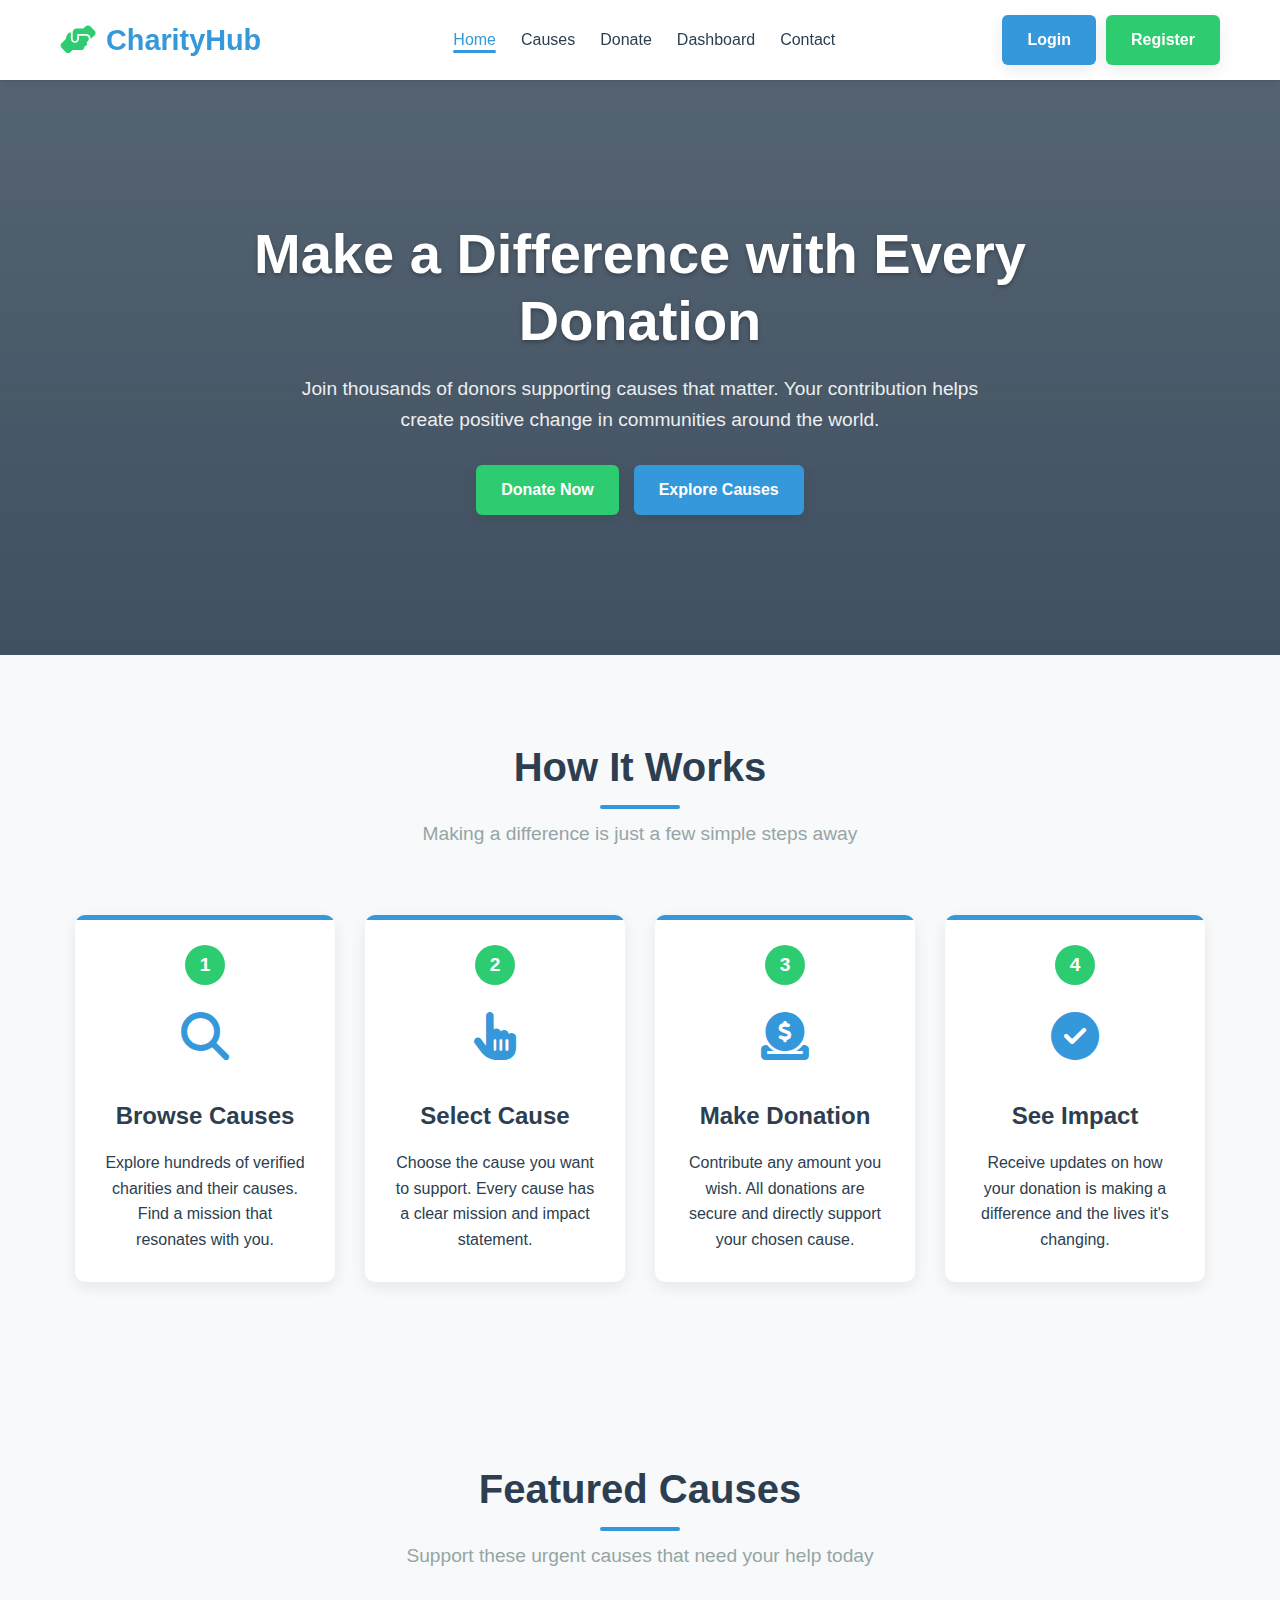
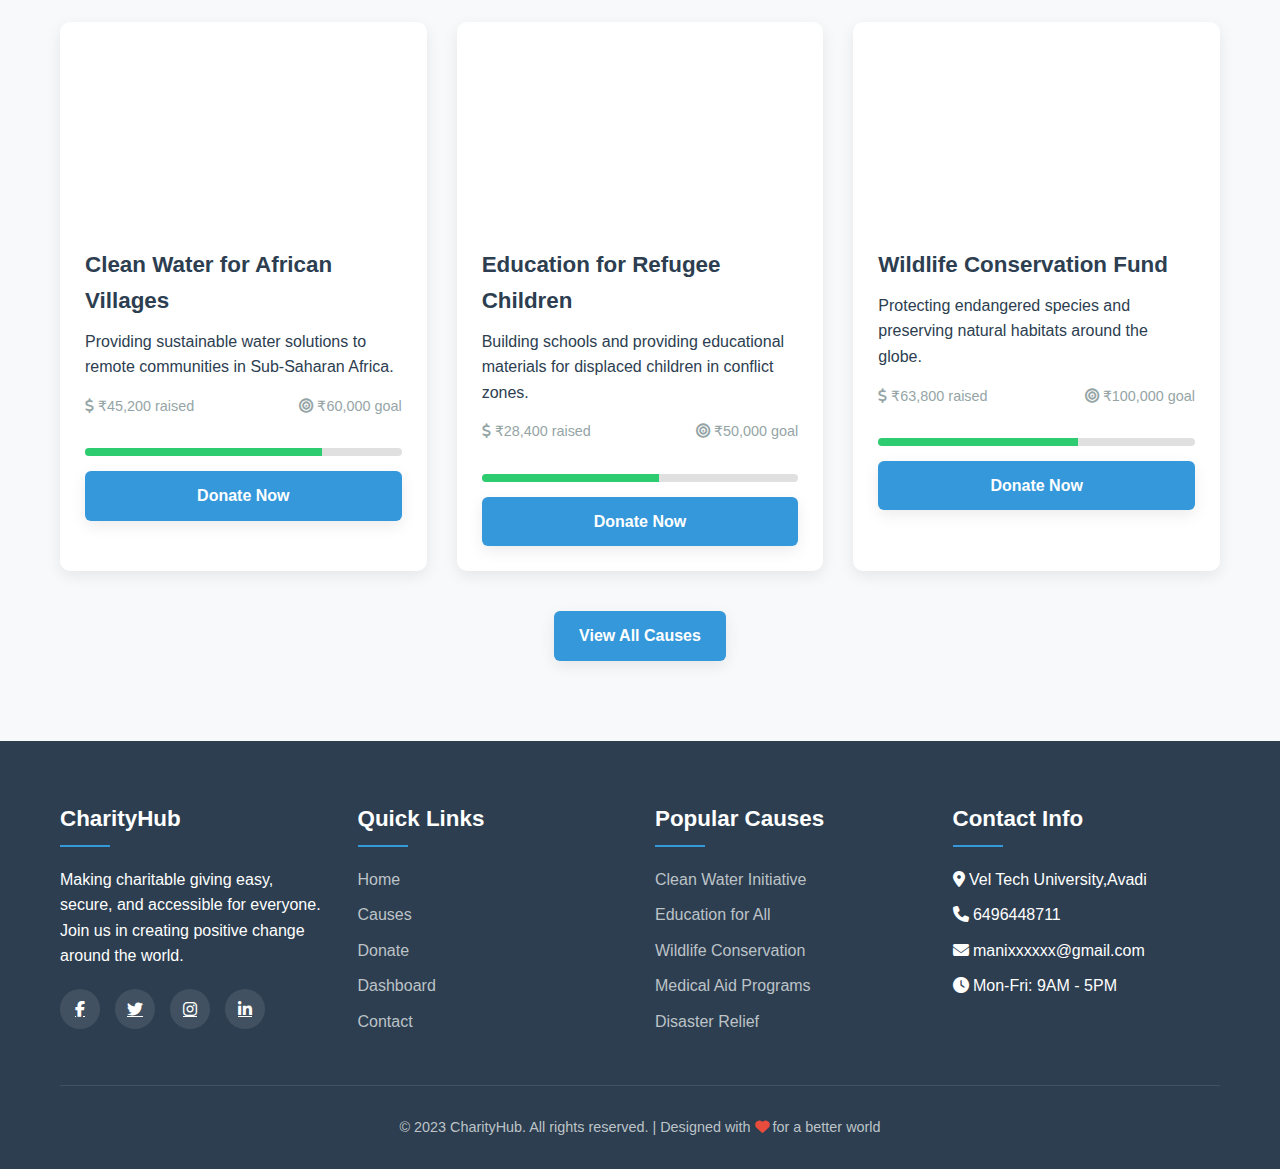
<file: index.html>
<!DOCTYPE html>
<html lang="en">
<head>
    <meta charset="UTF-8">
    <meta name="viewport" content="width=device-width, initial-scale=1.0">
    <title>CharityHub - Make a Difference</title>
    <link rel="stylesheet" href="style.css">
    <link rel="stylesheet" href="https://cdnjs.cloudflare.com/ajax/libs/font-awesome/6.4.0/css/all.min.css">
</head>
<body>
    <header>
        <div class="container">
            <nav class="navbar">
                <a href="index.html" class="logo">
                    <i class="fas fa-hands-helping"></i>
                    CharityHub
                </a>
                
                <ul class="nav-links">
                    <li><a href="index.html" class="active">Home</a></li>
                    <li><a href="#causes">Causes</a></li>
                    <li><a href="donation.html">Donate</a></li>
                    <li><a href="user_dashboard.html">Dashboard</a></li>
                    <li><a href="contact.html">Contact</a></li>
                </ul>
                
                <div class="auth-buttons">
                    <a href="user_login.html" class="btn">Login</a>
                    <a href="user_register.html" class="btn btn-secondary">Register</a>
                </div>
                
                <div class="mobile-toggle">
                    <i class="fas fa-bars"></i>
                </div>
            </nav>
        </div>
    </header>

    <section class="hero">
        <div class="container">
            <div class="hero-content">
                <h1>Make a Difference with Every Donation</h1>
                <p>Join thousands of donors supporting causes that matter. Your contribution helps create positive change in communities around the world.</p>
                <div class="hero-buttons">
                    <a href="donation.html" class="btn btn-secondary">Donate Now</a>
                    <a href="#causes" class="btn">Explore Causes</a>
                </div>
            </div>
        </div>
    </section>

    <section class="section">
        <div class="container">
            <h2 class="section-title">How It Works</h2>
            <p class="section-subtitle">Making a difference is just a few simple steps away</p>
            
            <div class="process-steps">
                <div class="step">
                    <div class="step-number">1</div>
                    <div class="step-icon">
                        <i class="fas fa-search"></i>
                    </div>
                    <h3>Browse Causes</h3>
                    <p>Explore hundreds of verified charities and their causes. Find a mission that resonates with you.</p>
                </div>
                
                <div class="step">
                    <div class="step-number">2</div>
                    <div class="step-icon">
                        <i class="fas fa-hand-pointer"></i>
                    </div>
                    <h3>Select Cause</h3>
                    <p>Choose the cause you want to support. Every cause has a clear mission and impact statement.</p>
                </div>
                
                <div class="step">
                    <div class="step-number">3</div>
                    <div class="step-icon">
                        <i class="fas fa-donate"></i>
                    </div>
                    <h3>Make Donation</h3>
                    <p>Contribute any amount you wish. All donations are secure and directly support your chosen cause.</p>
                </div>
                
                <div class="step">
                    <div class="step-number">4</div>
                    <div class="step-icon">
                        <i class="fas fa-check-circle"></i>
                    </div>
                    <h3>See Impact</h3>
                    <p>Receive updates on how your donation is making a difference and the lives it's changing.</p>
                </div>
            </div>
        </div>
    </section>

    <section id="causes" class="section">
        <div class="container">
            <h2 class="section-title">Featured Causes</h2>
            <p class="section-subtitle">Support these urgent causes that need your help today</p>
            
            <div class="causes-grid">
                <div class="cause-card">
                    <div class="cause-image" style="background-image: url('https://images.unsplash.com/photo-1521791136064-7986c2920216?ixlib=rb-4.0.3&ixid=M3wxMjA3fDB8MHxwaG90by1wYWdlfHx8fGVufDB8fHx8fA%3D%3D&auto=format&fit=crop&w=1469&q=80');"></div>
                    <div class="cause-content">
                        <h3>Clean Water for African Villages</h3>
                        <p>Providing sustainable water solutions to remote communities in Sub-Saharan Africa.</p>
                        
                        <div class="cause-stats">
                            <span><i class="fas fa-dollar-sign"></i> ₹45,200 raised</span>
                            <span><i class="fas fa-bullseye"></i> ₹60,000 goal</span>
                        </div>
                        
                        <div class="progress-bar">
                            <div class="progress" style="width: 75%;"></div>
                        </div>
                        
                        <a href="donation.html" class="btn btn-block">Donate Now</a>
                    </div>
                </div>
                
                <div class="cause-card">
                    <div class="cause-image" style="background-image: url('https://images.unsplash.com/photo-1497215842964-222b430dc094?ixlib=rb-4.0.3&ixid=M3wxMjA3fDB8MHxwaG90by1wYWdlfHx8fGVufDB8fHx8fA%3D%3D&auto=format&fit=crop&w=1470&q=80');"></div>
                    <div class="cause-content">
                        <h3>Education for Refugee Children</h3>
                        <p>Building schools and providing educational materials for displaced children in conflict zones.</p>
                        
                        <div class="cause-stats">
                            <span><i class="fas fa-dollar-sign"></i> ₹28,400 raised</span>
                            <span><i class="fas fa-bullseye"></i> ₹50,000 goal</span>
                        </div>
                        
                        <div class="progress-bar">
                            <div class="progress" style="width: 56%;"></div>
                        </div>
                        
                        <a href="donation.html" class="btn btn-block">Donate Now</a>
                    </div>
                </div>
                
                <div class="cause-card">
                    <div class="cause-image" style="background-image: url('https://images.unsplash.com/photo-1516549655169-df83a0774514?ixlib=rb-4.0.3&ixid=M3wxMjA3fDB8MHxwaG90by1wYWdlfHx8fGVufDB8fHx8fA%3D%3D&auto=format&fit=crop&w=1470&q=80');"></div>
                    <div class="cause-content">
                        <h3>Wildlife Conservation Fund</h3>
                        <p>Protecting endangered species and preserving natural habitats around the globe.</p>
                        
                        <div class="cause-stats">
                            <span><i class="fas fa-dollar-sign"></i> ₹63,800 raised</span>
                            <span><i class="fas fa-bullseye"></i> ₹100,000 goal</span>
                        </div>
                        
                        <div class="progress-bar">
                            <div class="progress" style="width: 63%;"></div>
                        </div>
                        
                        <a href="donation.html" class="btn btn-block">Donate Now</a>
                    </div>
                </div>
            </div>
            
            <div style="text-align: center; margin-top: 40px;">
                <a href="#" class="btn">View All Causes</a>
            </div>
        </div>
    </section>

    <footer>
        <div class="container">
            <div class="footer-content">
                <div class="footer-column">
                    <h3>CharityHub</h3>
                    <p>Making charitable giving easy, secure, and accessible for everyone. Join us in creating positive change around the world.</p>
                    <div class="social-icons">
                        <a href="#"><i class="fab fa-facebook-f"></i></a>
                        <a href="#"><i class="fab fa-twitter"></i></a>
                        <a href="#"><i class="fab fa-instagram"></i></a>
                        <a href="#"><i class="fab fa-linkedin-in"></i></a>
                    </div>
                </div>
                
                <div class="footer-column">
                    <h3>Quick Links</h3>
                    <ul class="footer-links">
                        <li><a href="index.html">Home</a></li>
                        <li><a href="#causes">Causes</a></li>
                        <li><a href="donation.html">Donate</a></li>
                        <li><a href="user_dashboard.html">Dashboard</a></li>
                        <li><a href="contact.html">Contact</a></li>
                    </ul>
                </div>
                
                <div class="footer-column">
                    <h3>Popular Causes</h3>
                    <ul class="footer-links">
                        <li><a href="#">Clean Water Initiative</a></li>
                        <li><a href="#">Education for All</a></li>
                        <li><a href="#">Wildlife Conservation</a></li>
                        <li><a href="#">Medical Aid Programs</a></li>
                        <li><a href="#">Disaster Relief</a></li>
                    </ul>
                </div>
                
                <div class="footer-column">
                    <h3>Contact Info</h3>
                    <ul class="footer-links">
                        <li><i class="fas fa-map-marker-alt"></i> Vel Tech University,Avadi</li>
                        <li><i class="fas fa-phone"></i> 6496448711</li>
                        <li><i class="fas fa-envelope"></i> manixxxxxx@gmail.com</li>
                        <li><i class="fas fa-clock"></i> Mon-Fri: 9AM - 5PM</li>
                    </ul>
                </div>
            </div>
            
            <div class="copyright">
                <p>&copy; 2023 CharityHub. All rights reserved. | Designed with <i class="fas fa-heart" style="color: #e74c3c;"></i> for a better world</p>
            </div>
        </div>
    </footer>

    <script src="script.js"></script>
</body>
</html>
</file>
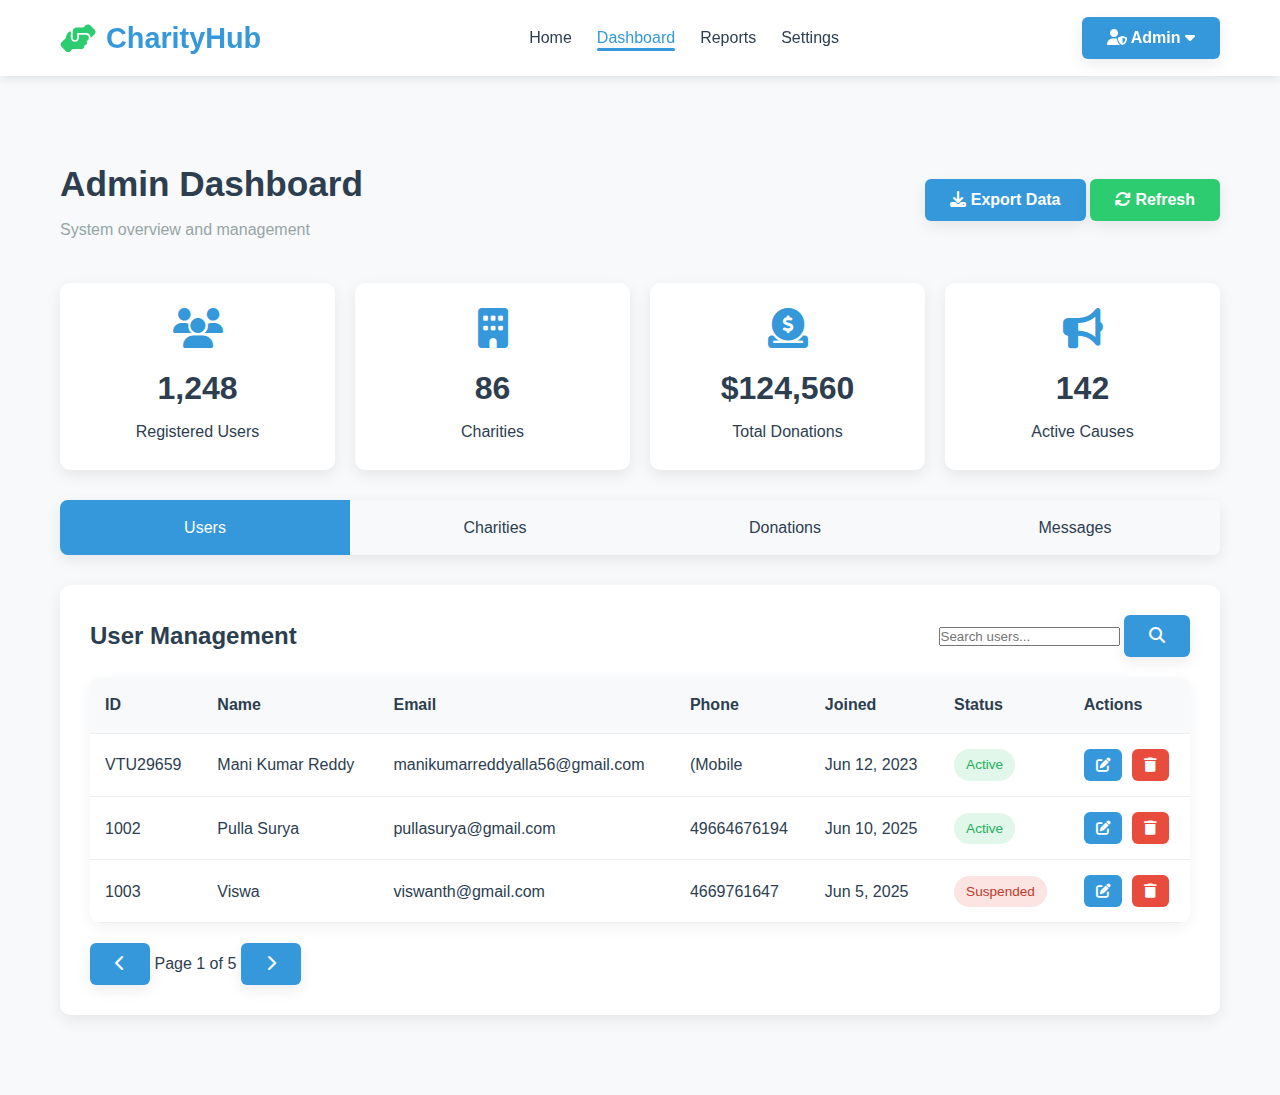
<file: admin_dashboard.html>
<!DOCTYPE html>
<html lang="en">
<head>
    <meta charset="UTF-8">
    <meta name="viewport" content="width=device-width, initial-scale=1.0">
    <title>Admin Dashboard - CharityHub</title>
    <link rel="stylesheet" href="style.css">
    <link rel="stylesheet" href="https://cdnjs.cloudflare.com/ajax/libs/font-awesome/6.4.0/css/all.min.css">
</head>
<body>
    <header>
        <div class="container">
            <nav class="navbar">
                <a href="index.html" class="logo">
                    <i class="fas fa-hands-helping"></i>
                    CharityHub
                </a>
                
                <ul class="nav-links">
                    <li><a href="index.html">Home</a></li>
                    <li><a href="admin_dashboard.html" class="active">Dashboard</a></li>
                    <li><a href="#">Reports</a></li>
                    <li><a href="#">Settings</a></li>
                </ul>
                
                <div class="auth-buttons">
                    <div class="user-dropdown">
                        <button class="btn">
                            <i class="fas fa-user-shield"></i> Admin
                            <i class="fas fa-caret-down"></i>
                        </button>
                        <div class="dropdown-content">
                            <a href="#">Profile</a>
                            <a href="#">Settings</a>
                            <a href="admin_login.html">Logout</a>
                        </div>
                    </div>
                </div>
                
                <div class="mobile-toggle">
                    <i class="fas fa-bars"></i>
                </div>
            </nav>
        </div>
    </header>

    <section class="section">
        <div class="container">
            <div class="dashboard-header">
                <div class="dashboard-title">
                    <h2>Admin Dashboard</h2>
                    <p>System overview and management</p>
                </div>
                <div class="admin-actions">
                    <button class="btn"><i class="fas fa-download"></i> Export Data</button>
                    <button class="btn btn-secondary"><i class="fas fa-sync"></i> Refresh</button>
                </div>
            </div>
            
            <div class="stats-cards">
                <div class="stat-card">
                    <i class="fas fa-users"></i>
                    <h3>1,248</h3>
                    <p>Registered Users</p>
                </div>
                
                <div class="stat-card">
                    <i class="fas fa-building"></i>
                    <h3>86</h3>
                    <p>Charities</p>
                </div>
                
                <div class="stat-card">
                    <i class="fas fa-donate"></i>
                    <h3>$124,560</h3>
                    <p>Total Donations</p>
                </div>
                
                <div class="stat-card">
                    <i class="fas fa-bullhorn"></i>
                    <h3>142</h3>
                    <p>Active Causes</p>
                </div>
            </div>
            
            <div class="dashboard-tabs">
                <div class="tab active">Users</div>
                <div class="tab">Charities</div>
                <div class="tab">Donations</div>
                <div class="tab">Messages</div>
            </div>
            
            <div class="tab-content active">
                <div class="section-header">
                    <h3>User Management</h3>
                    <div class="search-box">
                        <input type="text" placeholder="Search users...">
                        <button class="btn"><i class="fas fa-search"></i></button>
                    </div>
                </div>
                
                <table class="data-table">
                    <thead>
                        <tr>
                            <th>ID</th>
                            <th>Name</th>
                            <th>Email</th>
                            <th>Phone</th>
                            <th>Joined</th>
                            <th>Status</th>
                            <th>Actions</th>
                        </tr>
                    </thead>
                    <tbody>
                        <tr>
                            <td>VTU29659</td>
                            <td>Mani Kumar Reddy</td>
                            <td>manikumarreddyalla56@gmail.com</td>
                            <td>(Mobile</td>
                            <td>Jun 12, 2023</td>
                            <td><span class="status-badge active">Active</span></td>
                            <td class="table-actions">
                                <button class="action-btn edit-btn"><i class="fas fa-edit"></i></button>
                                <button class="action-btn delete-btn"><i class="fas fa-trash"></i></button>
                            </td>
                        </tr>
                        <tr>
                            <td>1002</td>
                            <td>Pulla Surya</td>
                            <td>pullasurya@gmail.com</td>
                            <td>49664676194</td>
                            <td>Jun 10, 2025</td>
                            <td><span class="status-badge active">Active</span></td>
                            <td class="table-actions">
                                <button class="action-btn edit-btn"><i class="fas fa-edit"></i></button>
                                <button class="action-btn delete-btn"><i class="fas fa-trash"></i></button>
                            </td>
                        </tr>
                        <tr>
                            <td>1003</td>
                            <td>Viswa</td>
                            <td>viswanth@gmail.com</td>
                            <td>4669761647</td>
                            <td>Jun 5, 2025</td>
                            <td><span class="status-badge suspended">Suspended</span></td>
                            <td class="table-actions">
                                <button class="action-btn edit-btn"><i class="fas fa-edit"></i></button>
                                <button class="action-btn delete-btn"><i class="fas fa-trash"></i></button>
                            </td>
                        </tr>
                    </tbody>
                </table>
                
                <div class="table-footer">
                    <div class="pagination">
                        <button class="btn"><i class="fas fa-chevron-left"></i></button>
                        <span>Page 1 of 5</span>
                        <button class="btn"><i class="fas fa-chevron-right"></i></button>
                    </div>
                </div>
            </div>
        </div>
    </section>

    <script src="script.js"></script>
</body>
</html>
</file>
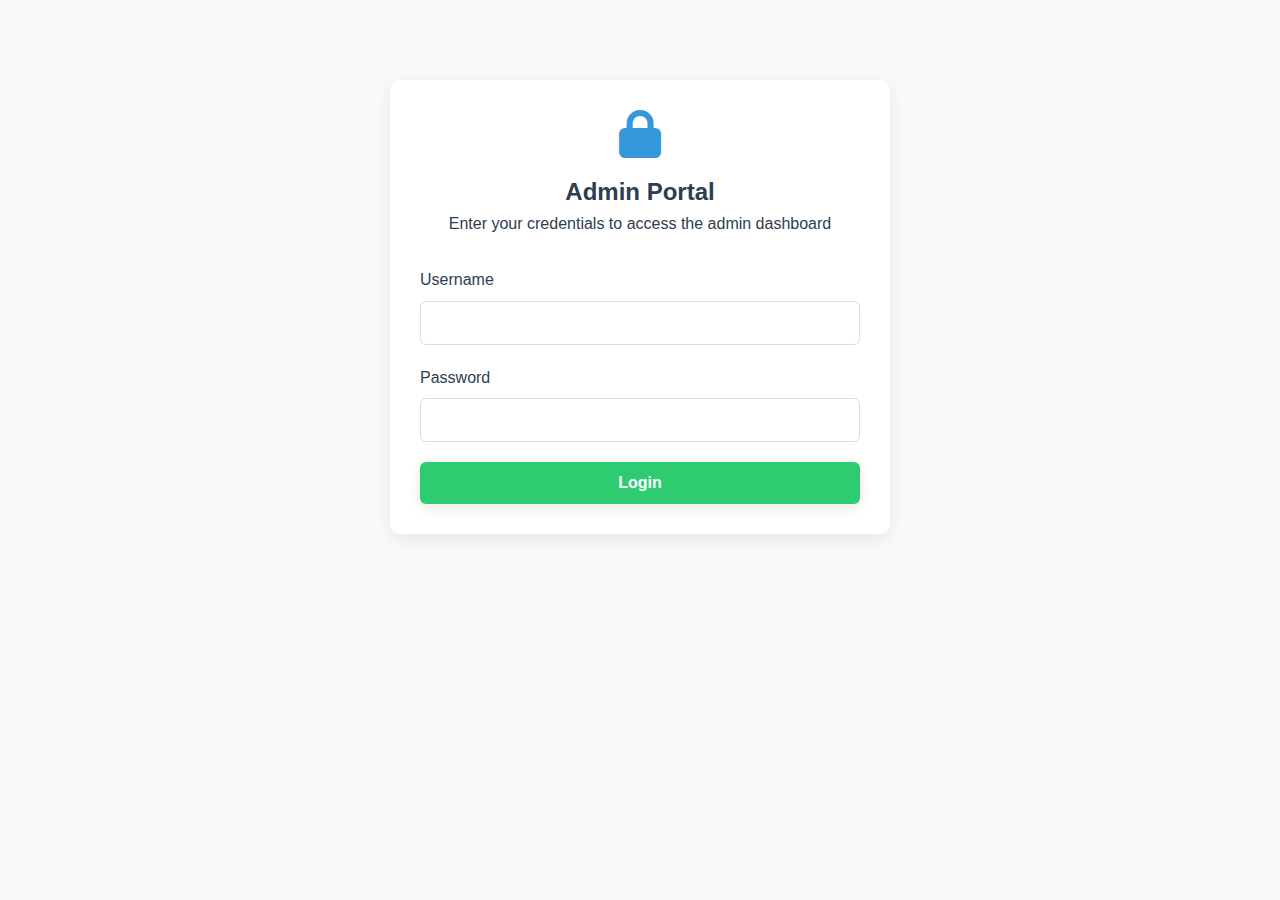
<file: admin_login.html>
<!DOCTYPE html>
<html lang="en">
<head>
    <meta charset="UTF-8">
    <meta name="viewport" content="width=device-width, initial-scale=1.0">
    <title>Admin Login - CharityHub</title>
    <link rel="stylesheet" href="style.css">
    <link rel="stylesheet" href="https://cdnjs.cloudflare.com/ajax/libs/font-awesome/6.4.0/css/all.min.css">
</head>
<body>
    <section class="section">
        <div class="container">
            <div class="form-container" style="max-width: 500px;">
                <div style="text-align: center; margin-bottom: 30px;">
                    <i class="fas fa-lock" style="font-size: 3rem; color: #3498db; margin-bottom: 15px;"></i>
                    <h2>Admin Portal</h2>
                    <p>Enter your credentials to access the admin dashboard</p>
                </div>
                
                <form id="admin-login-form">
                    <div class="form-group">
                        <label for="admin-username">Username</label>
                        <input type="text" id="admin-username" name="username" class="form-control" required>
                    </div>
                    
                    <div class="form-group">
                        <label for="admin-password">Password</label>
                        <input type="password" id="admin-password" name="password" class="form-control" required>
                    </div>
                    
                    <button type="submit" class="btn btn-secondary btn-block">Login</button>
                </form>
            </div>
        </div>
    </section>

    <script src="script.js"></script>
</body>
</html>
</file>
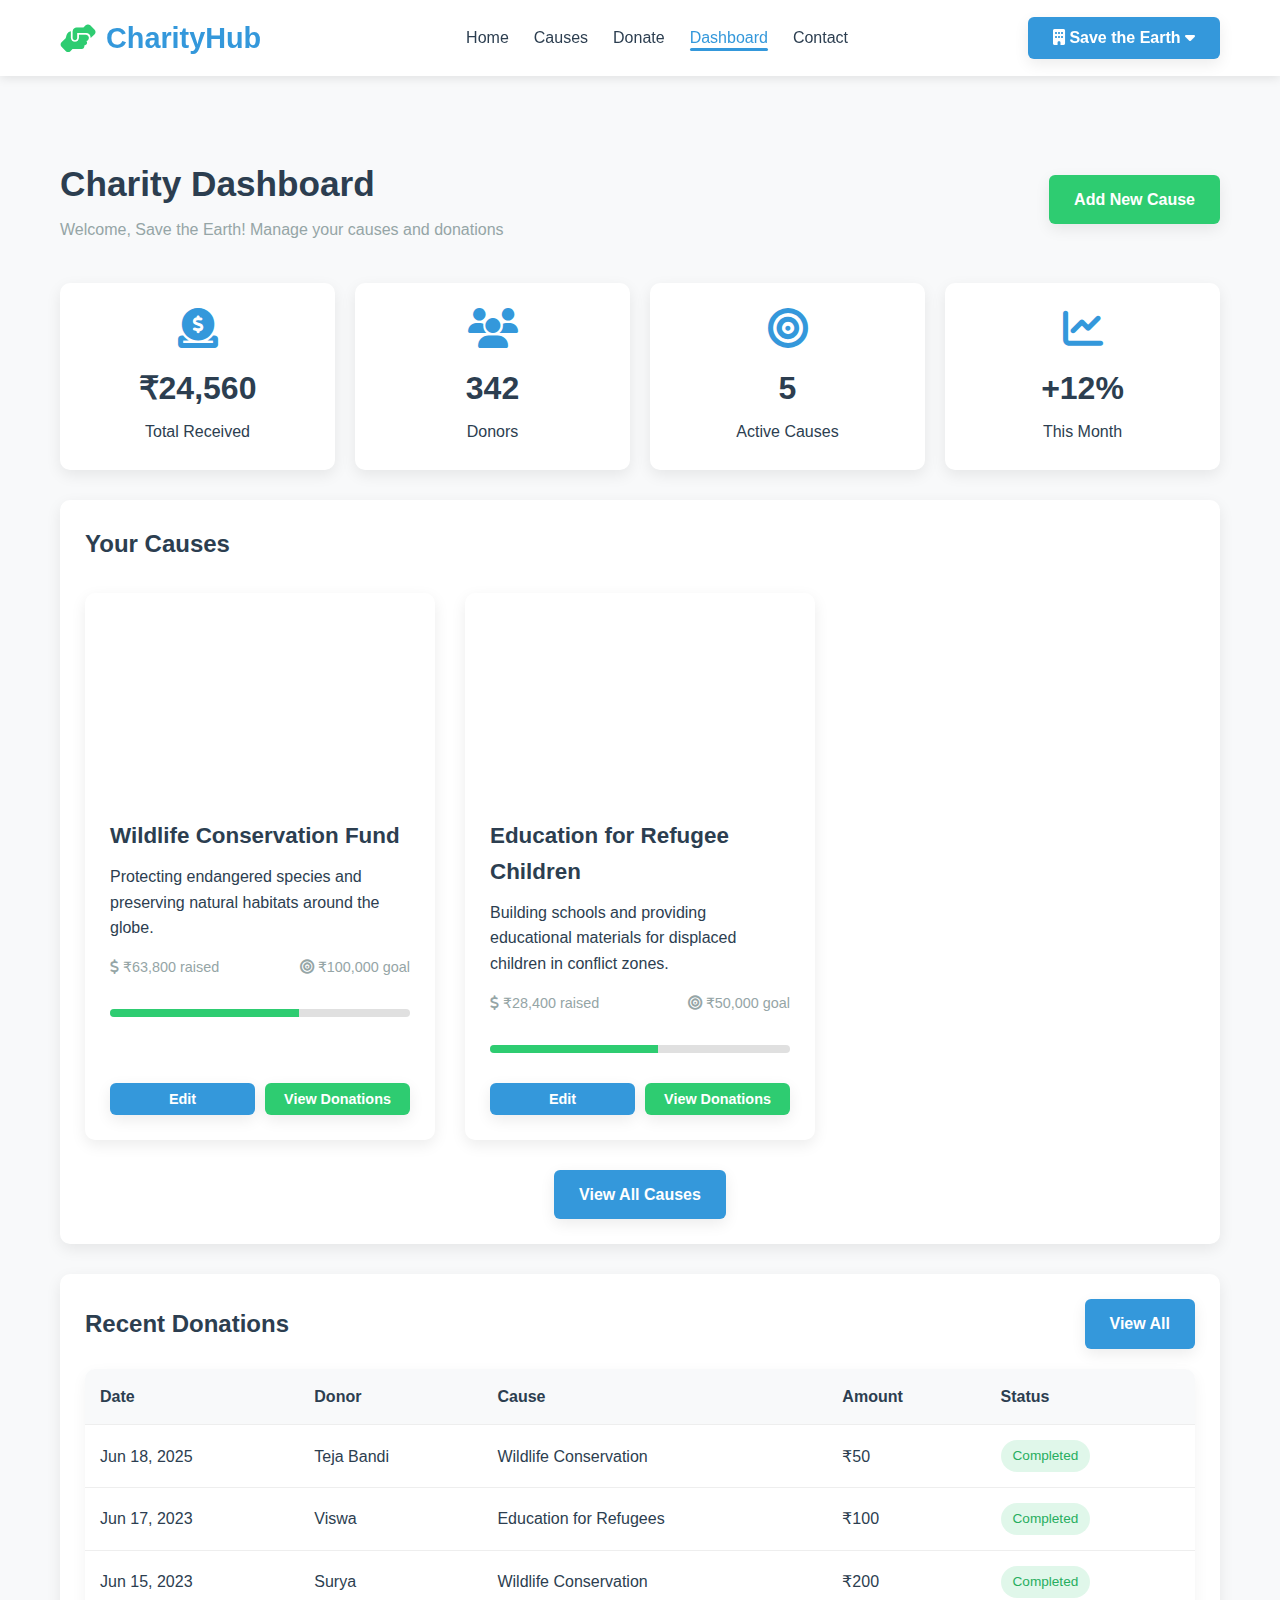
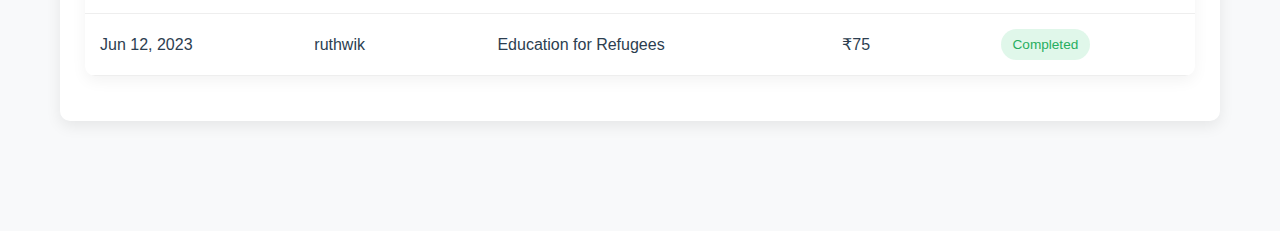
<file: charity_dashboard.html>
<!DOCTYPE html>
<html lang="en">
<head>
    <meta charset="UTF-8">
    <meta name="viewport" content="width=device-width, initial-scale=1.0">
    <title>Charity Dashboard - CharityHub</title>
    <link rel="stylesheet" href="style.css">
    <link rel="stylesheet" href="https://cdnjs.cloudflare.com/ajax/libs/font-awesome/6.4.0/css/all.min.css">
</head>
<body>
    <header>
        <div class="container">
            <nav class="navbar">
                <a href="index.html" class="logo">
                    <i class="fas fa-hands-helping"></i>
                    CharityHub
                </a>
                
                <ul class="nav-links">
                    <li><a href="index.html">Home</a></li>
                    <li><a href="#causes">Causes</a></li>
                    <li><a href="donation.html">Donate</a></li>
                    <li><a href="charity_dashboard.html" class="active">Dashboard</a></li>
                    <li><a href="contact.html">Contact</a></li>
                </ul>
                
                <div class="auth-buttons">
                    <div class="user-dropdown">
                        <button class="btn">
                            <i class="fas fa-building"></i> Save the Earth
                            <i class="fas fa-caret-down"></i>
                        </button>
                        <div class="dropdown-content">
                            <a href="#">Profile</a>
                            <a href="#">Settings</a>
                            <a href="charity_login.html">Logout</a>
                        </div>
                    </div>
                </div>
                
                <div class="mobile-toggle">
                    <i class="fas fa-bars"></i>
                </div>
            </nav>
        </div>
    </header>

    <section class="section">
        <div class="container">
            <div class="dashboard-header">
                <div class="dashboard-title">
                    <h2>Charity Dashboard</h2>
                    <p>Welcome, Save the Earth! Manage your causes and donations</p>
                </div>
                <a href="#" class="btn btn-secondary" id="add-cause-btn">Add New Cause</a>
            </div>
            
            <div class="stats-cards">
                <div class="stat-card">
                    <i class="fas fa-donate"></i>
                    <h3>₹24,560</h3>
                    <p>Total Received</p>
                </div>
                
                <div class="stat-card">
                    <i class="fas fa-users"></i>
                    <h3>342</h3>
                    <p>Donors</p>
                </div>
                
                <div class="stat-card">
                    <i class="fas fa-bullseye"></i>
                    <h3>5</h3>
                    <p>Active Causes</p>
                </div>
                
                <div class="stat-card">
                    <i class="fas fa-chart-line"></i>
                    <h3>+12%</h3>
                    <p>This Month</p>
                </div>
            </div>
            
            <div class="dashboard-section">
                <div class="section-header">
                    <h3>Your Causes</h3>
                </div>
                
                <div class="causes-grid">
                    <div class="cause-card">
                        <div class="cause-image" style="background-image: url('https://images.unsplash.com/photo-1516549655169-df83a0774514?ixlib=rb-4.0.3&ixid=M3wxMjA3fDB8MHxwaG90by1wYWdlfHx8fGVufDB8fHx8fA%3D%3D&auto=format&fit=crop&w=1470&q=80');"></div>
                        <div class="cause-content">
                            <h3>Wildlife Conservation Fund</h3>
                            <p>Protecting endangered species and preserving natural habitats around the globe.</p>
                            
                            <div class="cause-stats">
                                <span><i class="fas fa-dollar-sign"></i> ₹63,800 raised</span>
                                <span><i class="fas fa-bullseye"></i> ₹100,000 goal</span>
                            </div>
                            
                            <div class="progress-bar">
                                <div class="progress" style="width: 63%;"></div>
                            </div>
                            
                            <div class="cause-actions">
                                <button class="btn">Edit</button>
                                <button class="btn btn-secondary">View Donations</button>
                            </div>
                        </div>
                    </div>
                    
                    <div class="cause-card">
                        <div class="cause-image" style="background-image: url('https://images.unsplash.com/photo-1497215842964-222b430dc094?ixlib=rb-4.0.3&ixid=M3wxMjA3fDB8MHxwaG90by1wYWdlfHx8fGVufDB8fHx8fA%3D%3D&auto=format&fit=crop&w=1470&q=80');"></div>
                        <div class="cause-content">
                            <h3>Education for Refugee Children</h3>
                            <p>Building schools and providing educational materials for displaced children in conflict zones.</p>
                            
                            <div class="cause-stats">
                                <span><i class="fas fa-dollar-sign"></i> ₹28,400 raised</span>
                                <span><i class="fas fa-bullseye"></i> ₹50,000 goal</span>
                            </div>
                            
                            <div class="progress-bar">
                                <div class="progress" style="width: 56%;"></div>
                            </div>
                            
                            <div class="cause-actions">
                                <button class="btn">Edit</button>
                                <button class="btn btn-secondary">View Donations</button>
                            </div>
                        </div>
                    </div>
                </div>
                
                <div style="text-align: center; margin-top: 30px;">
                    <a href="#" class="btn">View All Causes</a>
                </div>
            </div>
            
            <div class="dashboard-section">
                <div class="section-header">
                    <h3>Recent Donations</h3>
                    <a href="#" class="btn">View All</a>
                </div>
                
                <table class="data-table">
                    <thead>
                        <tr>
                            <th>Date</th>
                            <th>Donor</th>
                            <th>Cause</th>
                            <th>Amount</th>
                            <th>Status</th>
                        </tr>
                    </thead>
                    <tbody>
                        <tr>
                            <td>Jun 18, 2025</td>
                            <td>Teja Bandi</td>
                            <td>Wildlife Conservation</td>
                            <td>₹50</td>
                            <td><span class="status-badge completed">Completed</span></td>
                        </tr>
                        <tr>
                            <td>Jun 17, 2023</td>
                            <td>Viswa</td>
                            <td>Education for Refugees</td>
                            <td>₹100</td>
                            <td><span class="status-badge completed">Completed</span></td>
                        </tr>
                        <tr>
                            <td>Jun 15, 2023</td>
                            <td>Surya</td>
                            <td>Wildlife Conservation</td>
                            <td>₹200</td>
                            <td><span class="status-badge completed">Completed</span></td>
                        </tr>
                        <tr>
                            <td>Jun 12, 2023</td>
                            <td>ruthwik</td>
                            <td>Education for Refugees</td>
                            <td>₹75</td>
                            <td><span class="status-badge completed">Completed</span></td>
                        </tr>
                    </tbody>
                </table>
            </div>
        </div>
    </section>

    <script src="script.js"></script>
</body>
</html>
</file>
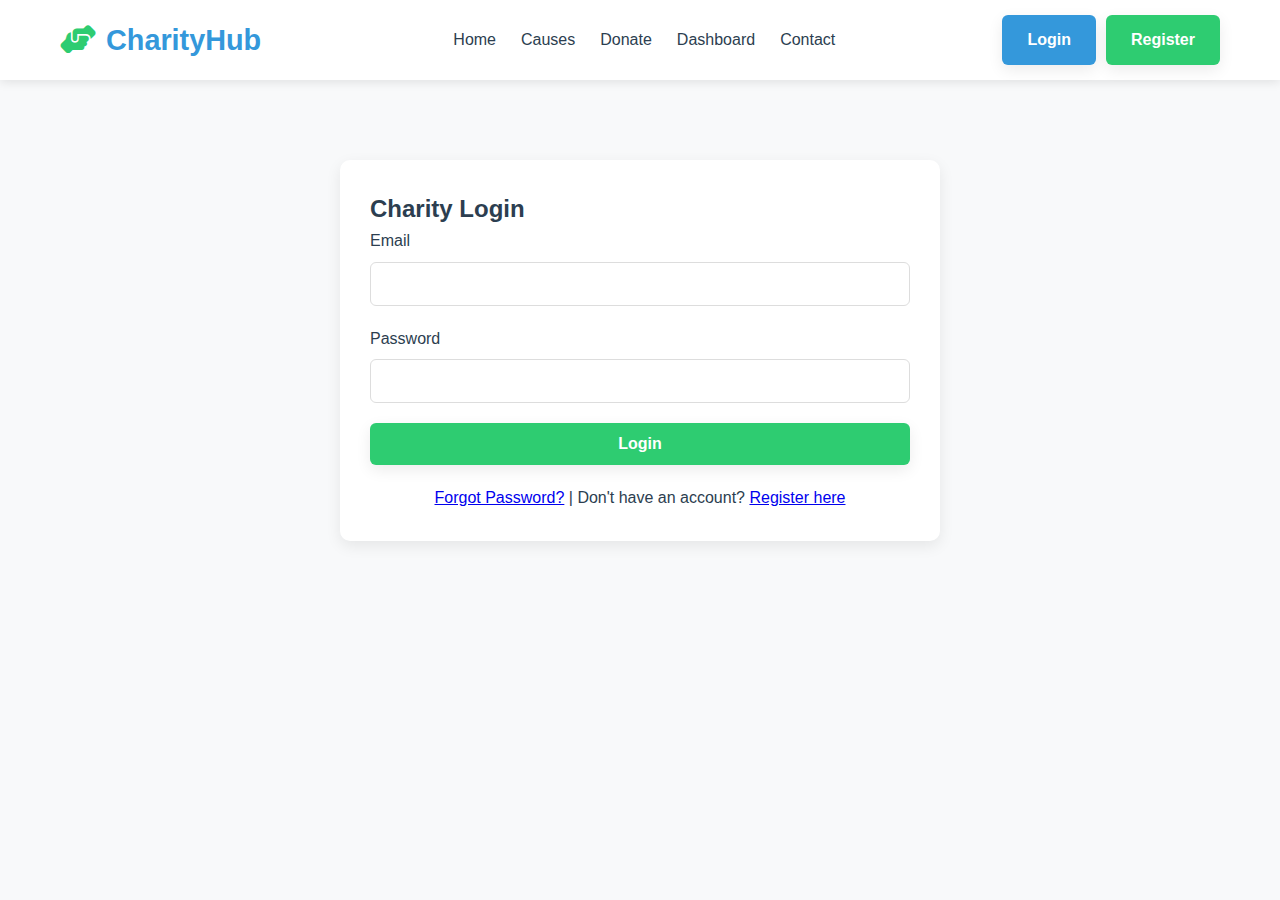
<file: charity_login.html>
<!DOCTYPE html>
<html lang="en">
<head>
    <meta charset="UTF-8">
    <meta name="viewport" content="width=device-width, initial-scale=1.0">
    <title>Charity Login - CharityHub</title>
    <link rel="stylesheet" href="style.css">
    <link rel="stylesheet" href="https://cdnjs.cloudflare.com/ajax/libs/font-awesome/6.4.0/css/all.min.css">
</head>
<body>
    <header>
        <div class="container">
            <nav class="navbar">
                <a href="index.html" class="logo">
                    <i class="fas fa-hands-helping"></i>
                    CharityHub
                </a>
                
                <ul class="nav-links">
                    <li><a href="index.html">Home</a></li>
                    <li><a href="#causes">Causes</a></li>
                    <li><a href="donation.html">Donate</a></li>
                    <li><a href="charity_dashboard.html">Dashboard</a></li>
                    <li><a href="contact.html">Contact</a></li>
                </ul>
                
                <div class="auth-buttons">
                    <a href="charity_login.html" class="btn">Login</a>
                    <a href="charity_register.html" class="btn btn-secondary">Register</a>
                </div>
                
                <div class="mobile-toggle">
                    <i class="fas fa-bars"></i>
                </div>
            </nav>
        </div>
    </header>

    <section class="section">
        <div class="container">
            <div class="form-container">
                <h2>Charity Login</h2>
                <form id="charity-login-form">
                    <div class="form-group">
                        <label for="charity-email">Email</label>
                        <input type="email" id="charity-email" name="email" class="form-control" required>
                    </div>
                    
                    <div class="form-group">
                        <label for="charity-password">Password</label>
                        <input type="password" id="charity-password" name="password" class="form-control" required>
                    </div>
                    
                    <button type="submit" class="btn btn-secondary btn-block">Login</button>
                    
                    <p style="text-align: center; margin-top: 20px;">
                        <a href="#">Forgot Password?</a> | 
                        Don't have an account? <a href="charity_register.html">Register here</a>
                    </p>
                </form>
            </div>
        </div>
    </section>

    <script src="script.js"></script>
</body>
</html>
</file>
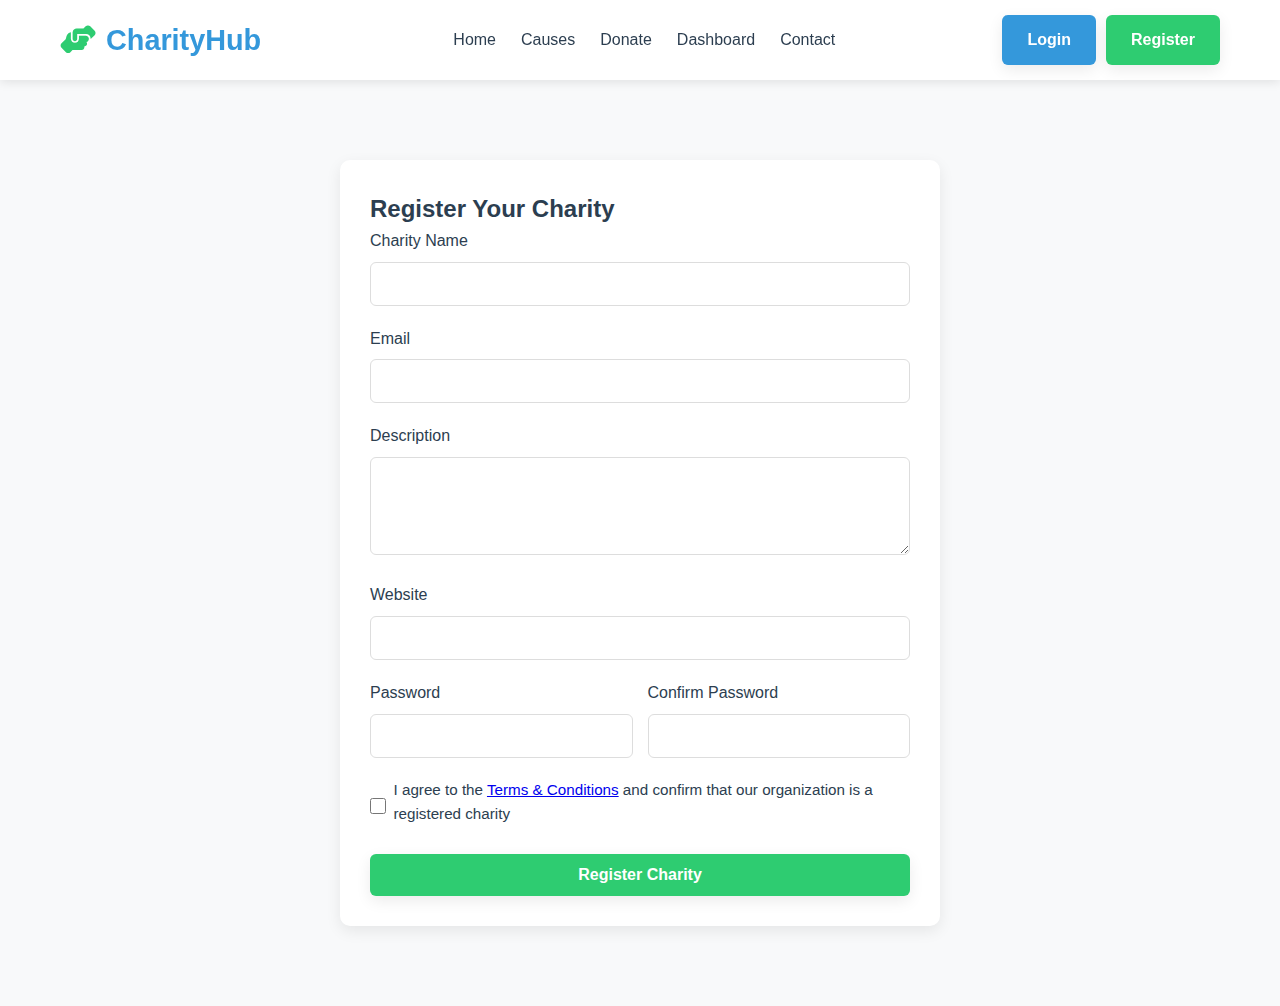
<file: charity_register.html>
<!DOCTYPE html>
<html lang="en">
<head>
    <meta charset="UTF-8">
    <meta name="viewport" content="width=device-width, initial-scale=1.0">
    <title>Charity Registration - CharityHub</title>
    <link rel="stylesheet" href="style.css">
    <link rel="stylesheet" href="https://cdnjs.cloudflare.com/ajax/libs/font-awesome/6.4.0/css/all.min.css">
</head>
<body>
    <header>
        <div class="container">
            <nav class="navbar">
                <a href="index.html" class="logo">
                    <i class="fas fa-hands-helping"></i>
                    CharityHub
                </a>
                
                <ul class="nav-links">
                    <li><a href="index.html">Home</a></li>
                    <li><a href="#causes">Causes</a></li>
                    <li><a href="donation.html">Donate</a></li>
                    <li><a href="charity_dashboard.html">Dashboard</a></li>
                    <li><a href="contact.html">Contact</a></li>
                </ul>
                
                <div class="auth-buttons">
                    <a href="charity_login.html" class="btn">Login</a>
                    <a href="charity_register.html" class="btn btn-secondary">Register</a>
                </div>
                
                <div class="mobile-toggle">
                    <i class="fas fa-bars"></i>
                </div>
            </nav>
        </div>
    </header>

    <section class="section">
        <div class="container">
            <div class="form-container">
                <h2>Register Your Charity</h2>
                <form id="charity-register-form">
                    <div class="form-group">
                        <label for="charity-name">Charity Name</label>
                        <input type="text" id="charity-name" name="name" class="form-control" required>
                    </div>
                    
                    <div class="form-group">
                        <label for="charity-email">Email</label>
                        <input type="email" id="charity-email" name="email" class="form-control" required>
                    </div>
                    
                    <div class="form-group">
                        <label for="charity-desc">Description</label>
                        <textarea id="charity-desc" name="description" class="form-control" rows="4" required></textarea>
                    </div>
                    
                    <div class="form-group">
                        <label for="charity-website">Website</label>
                        <input type="url" id="charity-website" name="website" class="form-control">
                    </div>
                    
                    <div class="form-row">
                        <div class="form-group">
                            <label for="charity-password">Password</label>
                            <input type="password" id="charity-password" name="password" class="form-control" required>
                        </div>
                        
                        <div class="form-group">
                            <label for="charity-confirm-password">Confirm Password</label>
                            <input type="password" id="charity-confirm-password" class="form-control" required>
                        </div>
                    </div>
                    
                    <div class="form-group">
                        <div class="form-check">
                            <input type="checkbox" id="charity-terms" class="form-check-input" required>
                            <label for="charity-terms" class="form-check-label">I agree to the <a href="#">Terms & Conditions</a> and confirm that our organization is a registered charity</label>
                        </div>
                    </div>
                    
                    <button type="submit" class="btn btn-secondary btn-block">Register Charity</button>
                </form>
            </div>
        </div>
    </section>

    <script src="script.js"></script>
</body>
</html>
</file>
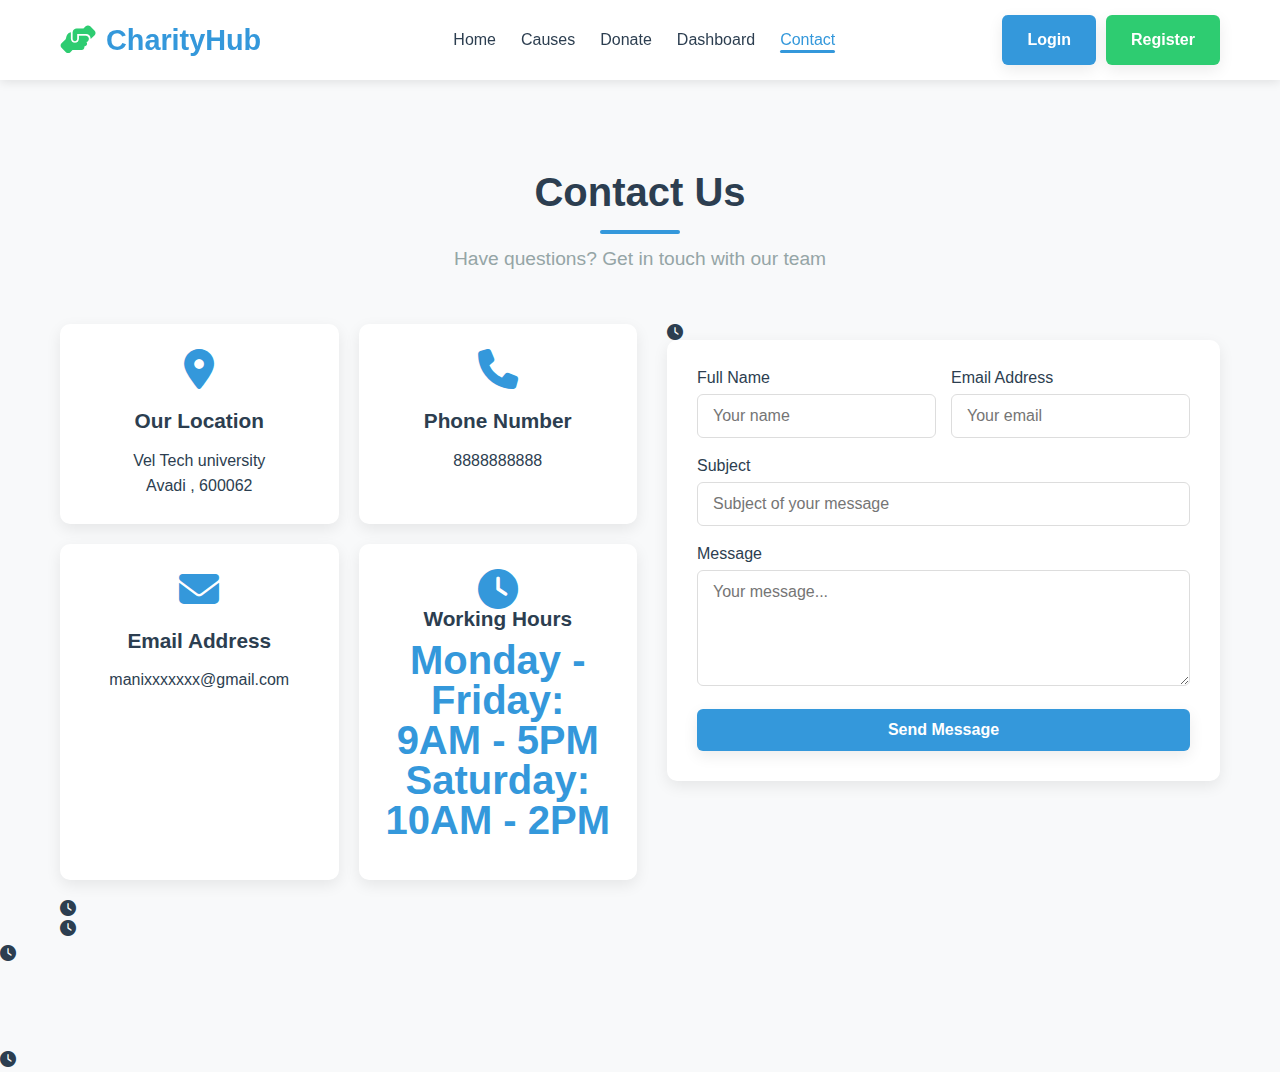
<file: contact.html>
<!DOCTYPE html>
<html lang="en">
<head>
    <meta charset="UTF-8">
    <meta name="viewport" content="width=device-width, initial-scale=1.0">
    <title>Contact Us - CharityHub</title>
    <link rel="stylesheet" href="style.css">
    <link rel="stylesheet" href="https://cdnjs.cloudflare.com/ajax/libs/font-awesome/6.4.0/css/all.min.css">
</head>
<body>
    <header>
        <div class="container">
            <nav class="navbar">
                <a href="index.html" class="logo">
                    <i class="fas fa-hands-helping"></i>
                    CharityHub
                </a>
                
                <ul class="nav-links">
                    <li><a href="index.html">Home</a></li>
                    <li><a href="#causes">Causes</a></li>
                    <li><a href="donation.html">Donate</a></li>
                    <li><a href="user_dashboard.html">Dashboard</a></li>
                    <li><a href="contact.html" class="active">Contact</a></li>
                </ul>
                
                <div class="auth-buttons">
                    <a href="user_login.html" class="btn">Login</a>
                    <a href="user_register.html" class="btn btn-secondary">Register</a>
                </div>
                
                <div class="mobile-toggle">
                    <i class="fas fa-bars"></i>
                </div>
            </nav>
        </div>
    </header>

    <section class="section">
        <div class="container">
            <h2 class="section-title">Contact Us</h2>
            <p class="section-subtitle">Have questions? Get in touch with our team</p>
            
            <div class="contact-container">
                <div class="contact-info">
                    <div class="contact-card">
                        <i class="fas fa-map-marker-alt"></i>
                        <h3>Our Location</h3>
                        <p>Vel Tech university<br>Avadi , 600062</p>
                    </div>
                    
                    <div class="contact-card">
                        <i class="fas fa-phone"></i>
                        <h3>Phone Number</h3>
                        <p>8888888888</p>
                    </div>
                    
                    <div class="contact-card">
                        <i class="fas fa-envelope"></i>
                        <h3>Email Address</h3>
                        <p>manixxxxxxx@gmail.com</p>
                    </div>
                    
                    <div class="contact-card">
                        <i class="fas fa-clock"></si>
                        <h3>Working Hours</h3>
                        <p>Monday - Friday: 9AM - 5PM<br>Saturday: 10AM - 2PM</p>
                    </div>
                </div>
                
                <div class="form-container">
                    <form id="contact-form">
                        <div class="form-row">
                            <div class="form-group">
                                <label for="contact-name">Full Name</label>
                                <input type="text" id="contact-name" class="form-control" placeholder="Your name">
                            </div>
                            
                            <div class="form-group">
                                <label for="contact-email">Email Address</label>
                                <input type="email" id="contact-email" class="form-control" placeholder="Your email">
                            </div>
                        </div>
                        
                        <div class="form-group">
                            <label for="subject">Subject</label>
                            <input type="text" id="subject" class="form-control" placeholder="Subject of your message">
                        </div>
                        
                        <div class="form-group">
                            <label for="contact-message">Message</label>
                            <textarea id="contact-message" class="form-control" rows="5" placeholder="Your message..."></textarea>
                        </div>
                        
                        <button type="submit" class="btn btn-block">Send Message</button>
                    </form>
                </div>
            </div>
        </div>
    </section>

    <script src="script.js"></script>
</body>
</html>
</file>
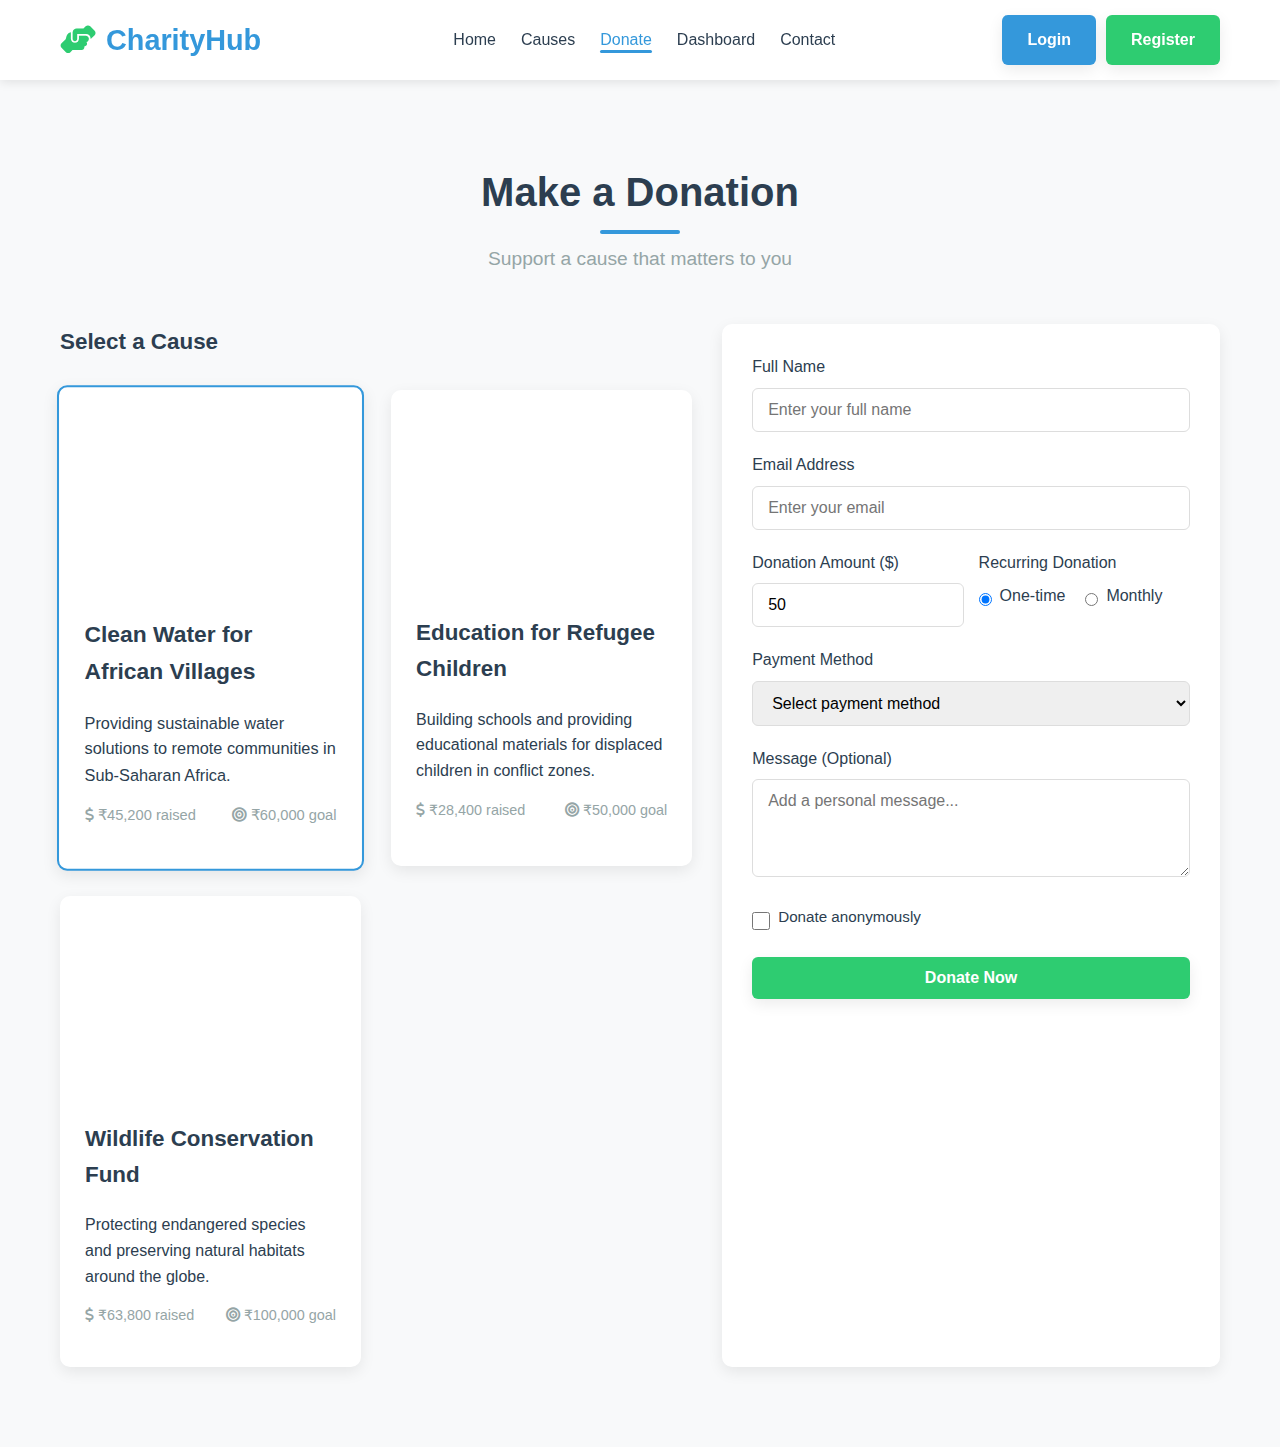
<file: donation.html>
<!DOCTYPE html>
<html lang="en">
<head>
    <meta charset="UTF-8">
    <meta name="viewport" content="width=device-width, initial-scale=1.0">
    <title>Make a Donation - CharityHub</title>
    <link rel="stylesheet" href="style.css">
    <link rel="stylesheet" href="https://cdnjs.cloudflare.com/ajax/libs/font-awesome/6.4.0/css/all.min.css">
</head>
<body>
    <header>
        <div class="container">
            <nav class="navbar">
                <a href="index.html" class="logo">
                    <i class="fas fa-hands-helping"></i>
                    CharityHub
                </a>
                
                <ul class="nav-links">
                    <li><a href="index.html">Home</a></li>
                    <li><a href="#causes">Causes</a></li>
                    <li><a href="donation.html" class="active">Donate</a></li>
                    <li><a href="user_dashboard.html">Dashboard</a></li>
                    <li><a href="contact.html">Contact</a></li>
                </ul>
                
                <div class="auth-buttons">
                    <a href="user_login.html" class="btn">Login</a>
                    <a href="user_register.html" class="btn btn-secondary">Register</a>
                </div>
                
                <div class="mobile-toggle">
                    <i class="fas fa-bars"></i>
                </div>
            </nav>
        </div>
    </header>

    <section class="section">
        <div class="container">
            <h2 class="section-title">Make a Donation</h2>
            <p class="section-subtitle">Support a cause that matters to you</p>
            
            <div class="donation-container">
                <div class="cause-selection">
                    <h3>Select a Cause</h3>
                    <div class="causes-grid">
                        <div class="cause-card selected">
                            <div class="cause-image" style="background-image: url('https://images.unsplash.com/photo-1521791136064-7986c2920216?ixlib=rb-4.0.3&ixid=M3wxMjA3fDB8MHxwaG90by1wYWdlfHx8fGVufDB8fHx8fA%3D%3D&auto=format&fit=crop&w=1469&q=80');"></div>
                            <div class="cause-content">
                                <h3>Clean Water for African Villages</h3>
                                <p>Providing sustainable water solutions to remote communities in Sub-Saharan Africa.</p>
                                
                                <div class="cause-stats">
                                    <span><i class="fas fa-dollar-sign"></i> ₹45,200 raised</span>
                                    <span><i class="fas fa-bullseye"></i> ₹60,000 goal</span>
                                </div>
                            </div>
                        </div>
                        
                        <div class="cause-card">
                            <div class="cause-image" style="background-image: url('https://images.unsplash.com/photo-1497215842964-222b430dc094?ixlib=rb-4.0.3&ixid=M3wxMjA3fDB8MHxwaG90by1wYWdlfHx8fGVufDB8fHx8fA%3D%3D&auto=format&fit=crop&w=1470&q=80');"></div>
                            <div class="cause-content">
                                <h3>Education for Refugee Children</h3>
                                <p>Building schools and providing educational materials for displaced children in conflict zones.</p>
                                
                                <div class="cause-stats">
                                    <span><i class="fas fa-dollar-sign"></i> ₹28,400 raised</span>
                                    <span><i class="fas fa-bullseye"></i> ₹50,000 goal</span>
                                </div>
                            </div>
                        </div>
                        
                        <div class="cause-card">
                            <div class="cause-image" style="background-image: url('https://images.unsplash.com/photo-1516549655169-df83a0774514?ixlib=rb-4.0.3&ixid=M3wxMjA3fDB8MHxwaG90by1wYWdlfHx8fGVufDB8fHx8fA%3D%3D&auto=format&fit=crop&w=1470&q=80');"></div>
                            <div class="cause-content">
                                <h3>Wildlife Conservation Fund</h3>
                                <p>Protecting endangered species and preserving natural habitats around the globe.</p>
                                
                                <div class="cause-stats">
                                    <span><i class="fas fa-dollar-sign"></i> ₹63,800 raised</span>
                                    <span><i class="fas fa-bullseye"></i> ₹100,000 goal</span>
                                </div>
                            </div>
                        </div>
                    </div>
                </div>
                
                <div class="form-container">
                    <form id="donation-form">
                        <div class="form-group">
                            <label for="full-name">Full Name</label>
                            <input type="text" id="full-name" class="form-control" placeholder="Enter your full name">
                        </div>
                        
                        <div class="form-group">
                            <label for="email">Email Address</label>
                            <input type="email" id="email" class="form-control" placeholder="Enter your email">
                        </div>
                        
                        <div class="form-row">
                            <div class="form-group">
                                <label for="amount">Donation Amount ($)</label>
                                <input type="number" id="amount" class="form-control" placeholder="50" min="1" value="50">
                            </div>
                            
                            <div class="form-group">
                                <label>Recurring Donation</label>
                                <div class="form-check-group">
                                    <div class="form-check">
                                        <input type="radio" id="one-time" name="recurring" value="one-time" checked>
                                        <label for="one-time">One-time</label>
                                    </div>
                                    <div class="form-check">
                                        <input type="radio" id="monthly" name="recurring" value="monthly">
                                        <label for="monthly">Monthly</label>
                                    </div>
                                </div>
                            </div>
                        </div>
                        
                        <div class="form-group">
                            <label for="payment-method">Payment Method</label>
                            <select id="payment-method" class="form-control">
                                <option value="">Select payment method</option>
                                <option value="credit">Credit Card</option>
                                <option value="paypal">PayPal</option>
                                <option value="bank">Bank Transfer</option>
                            </select>
                        </div>
                        
                        <div class="form-group">
                            <label for="message">Message (Optional)</label>
                            <textarea id="message" class="form-control" rows="4" placeholder="Add a personal message..."></textarea>
                        </div>
                        
                        <div class="form-group">
                            <div class="form-check">
                                <input type="checkbox" id="anonymous" class="form-check-input">
                                <label for="anonymous" class="form-check-label">Donate anonymously</label>
                            </div>
                        </div>
                        
                        <button type="submit" class="btn btn-secondary btn-block">Donate Now</button>
                    </form>
                </div>
            </div>
        </div>
    </section>

    <script src="script.js"></script>
</body>
</html>
</file>
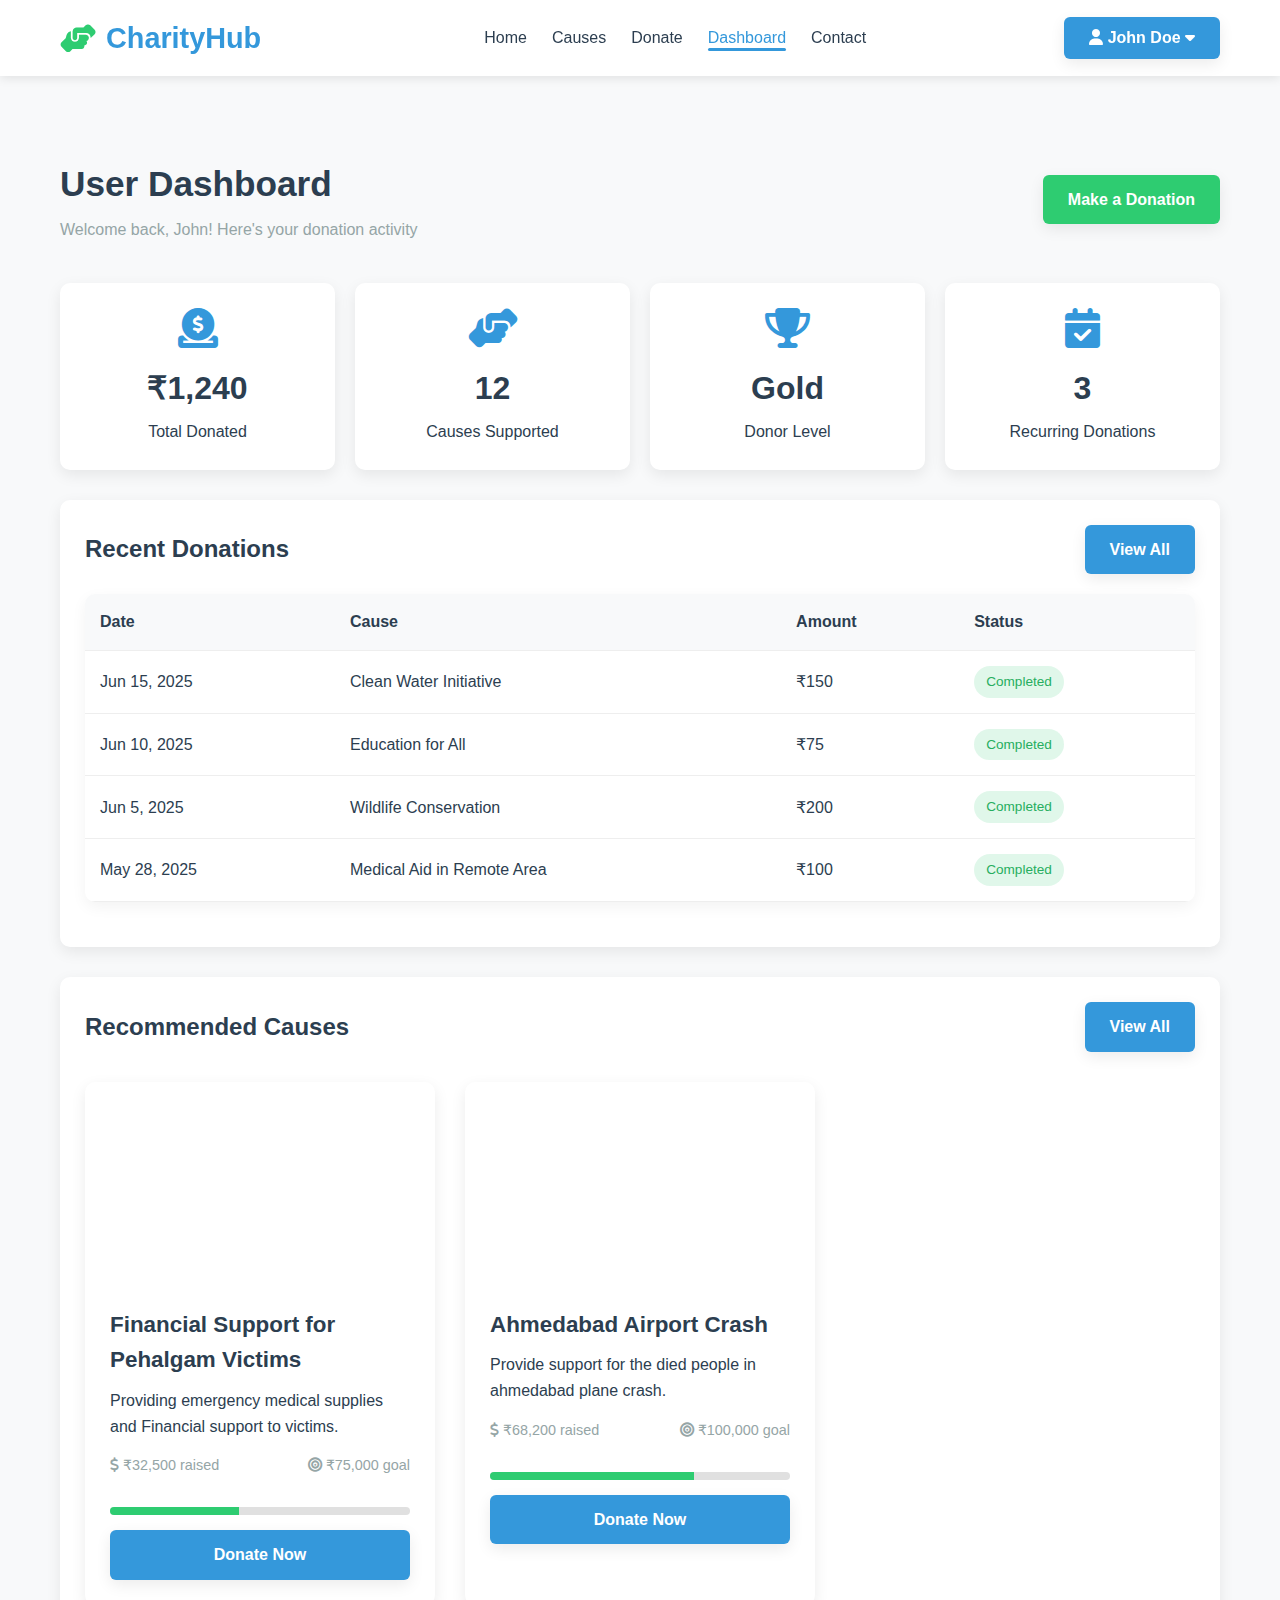
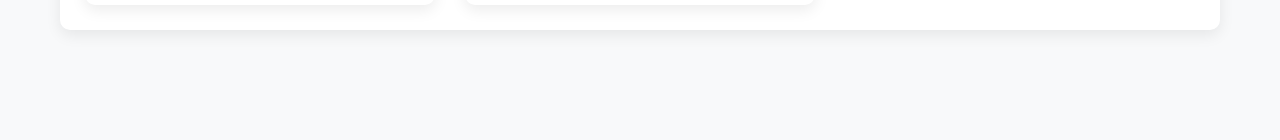
<file: user_dashboard.html>
<!DOCTYPE html>
<html lang="en">
<head>
    <meta charset="UTF-8">
    <meta name="viewport" content="width=device-width, initial-scale=1.0">
    <title>User Dashboard - CharityHub</title>
    <link rel="stylesheet" href="style.css">
    <link rel="stylesheet" href="https://cdnjs.cloudflare.com/ajax/libs/font-awesome/6.4.0/css/all.min.css">
</head>
<body>
    <header>
        <div class="container">
            <nav class="navbar">
                <a href="index.html" class="logo">
                    <i class="fas fa-hands-helping"></i>
                    CharityHub
                </a>
                
                <ul class="nav-links">
                    <li><a href="index.html">Home</a></li>
                    <li><a href="#causes">Causes</a></li>
                    <li><a href="donation.html">Donate</a></li>
                    <li><a href="user_dashboard.html" class="active">Dashboard</a></li>
                    <li><a href="contact.html">Contact</a></li>
                </ul>
                
                <div class="auth-buttons">
                    <div class="user-dropdown">
                        <button class="btn">
                            <i class="fas fa-user"></i> John Doe
                            <i class="fas fa-caret-down"></i>
                        </button>
                        <div class="dropdown-content">
                            <a href="#">Profile</a>
                            <a href="#">Settings</a>
                            <a href="user_login.html">Logout</a>
                        </div>
                    </div>
                </div>
                
                <div class="mobile-toggle">
                    <i class="fas fa-bars"></i>
                </div>
            </nav>
        </div>
    </header>

    <section class="section">
        <div class="container">
            <div class="dashboard-header">
                <div class="dashboard-title">
                    <h2>User Dashboard</h2>
                    <p>Welcome back, John! Here's your donation activity</p>
                </div>
                <a href="donation.html" class="btn btn-secondary">Make a Donation</a>
            </div>
            
            <div class="stats-cards">
                <div class="stat-card">
                    <i class="fas fa-donate"></i>
                    <h3>₹1,240</h3>
                    <p>Total Donated</p>
                </div>
                
                <div class="stat-card">
                    <i class="fas fa-hands-helping"></i>
                    <h3>12</h3>
                    <p>Causes Supported</p>
                </div>
                
                <div class="stat-card">
                    <i class="fas fa-trophy"></i>
                    <h3>Gold</h3>
                    <p>Donor Level</p>
                </div>
                
                <div class="stat-card">
                    <i class="fas fa-calendar-check"></i>
                    <h3>3</h3>
                    <p>Recurring Donations</p>
                </div>
            </div>
            
            <div class="dashboard-section">
                <div class="section-header">
                    <h3>Recent Donations</h3>
                    <a href="#" class="btn">View All</a>
                </div>
                
                <table class="data-table">
                    <thead>
                        <tr>
                            <th>Date</th>
                            <th>Cause</th>
                            <th>Amount</th>
                            <th>Status</th>
                        </tr>
                    </thead>
                    <tbody>
                        <tr>
                            <td>Jun 15, 2025</td>
                            <td>Clean Water Initiative</td>
                            <td>₹150</td>
                            <td><span class="status-badge completed">Completed</span></td>
                        </tr>
                        <tr>
                            <td>Jun 10, 2025</td>
                            <td>Education for All</td>
                            <td>₹75</td>
                            <td><span class="status-badge completed">Completed</span></td>
                        </tr>
                        <tr>
                            <td>Jun 5, 2025</td>
                            <td>Wildlife Conservation</td>
                            <td>₹200</td>
                            <td><span class="status-badge completed">Completed</span></td>
                        </tr>
                        <tr>
                            <td>May 28, 2025</td>
                            <td>Medical Aid in Remote Area</td>
                            <td>₹100</td>
                            <td><span class="status-badge completed">Completed</span></td>
                        </tr>
                    </tbody>
                </table>
            </div>
            
            <div class="dashboard-section">
                <div class="section-header">
                    <h3>Recommended Causes</h3>
                    <a href="#causes" class="btn">View All</a>
                </div>
                
                <div class="causes-grid">
                    <div class="cause-card">
<div class="cause-image" style="background-image: url('https://etvbharatimages.akamaized.net/etvbharat/prod-images/23-04-2025/1200-675-24019356-thumbnail-16x9-jkgallery.gif');"></div>      
                  <div class="cause-content">
                            <h3>Financial Support for Pehalgam Victims</h3>
                            <p>Providing emergency medical supplies and Financial support to victims.</p>
                            
                            <div class="cause-stats">
                                <span><i class="fas fa-dollar-sign"></i> ₹32,500 raised</span>
                                <span><i class="fas fa-bullseye"></i> ₹75,000 goal</span>
                            </div>
                            
                            <div class="progress-bar">
                                <div class="progress" style="width: 43%;"></div>
                            </div>
                            
                            <a href="donation.html" class="btn btn-block">Donate Now</a>
                        </div>
                    </div>
                    
                    <div class="cause-card">
                        <div class="cause-image" style="background-image: url('https://images.bhaskarassets.com/web2images/1884/2025/06/12/comp-2_1749724791.gif');"></div>
                        <div class="cause-content">
                            <h3>Ahmedabad Airport Crash</h3>
                            <p>Provide support for the died people in ahmedabad plane crash.</p>
                            
                            <div class="cause-stats">
                                <span><i class="fas fa-dollar-sign"></i> ₹68,200 raised</span>
                                <span><i class="fas fa-bullseye"></i> ₹100,000 goal</span>
                            </div>
                            
                            <div class="progress-bar">
                                <div class="progress" style="width: 68%;"></div>
                            </div>
                            
                            <a href="donation.html" class="btn btn-block">Donate Now</a>
                        </div>
                    </div>
                </div>
            </div>
        </div>
    </section>

    <script src="script.js"></script>
</body>
</html>
</file>
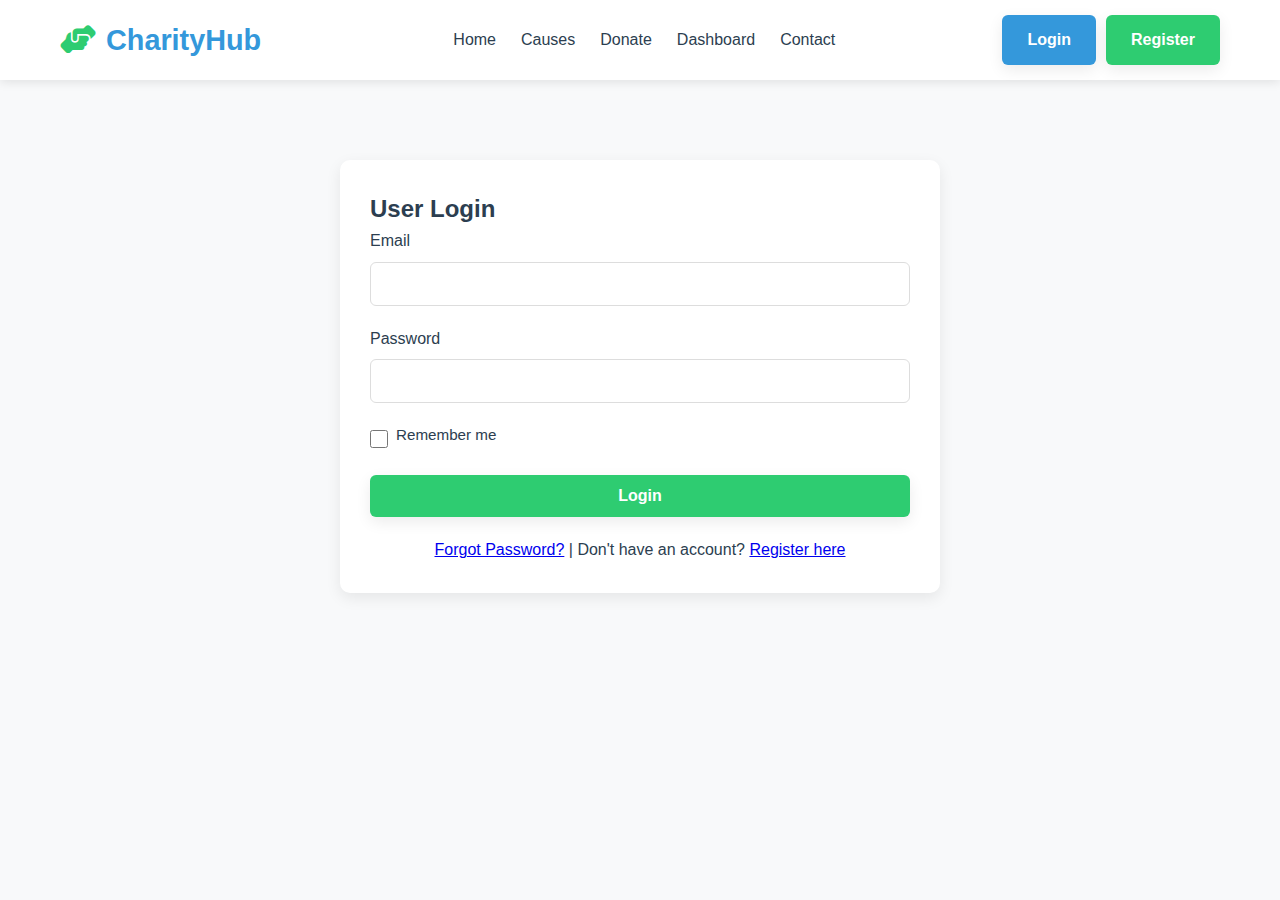
<file: user_login.html>
<!DOCTYPE html>
<html lang="en">
<head>
    <meta charset="UTF-8">
    <meta name="viewport" content="width=device-width, initial-scale=1.0">
    <title>User Login - CharityHub</title>
    <link rel="stylesheet" href="style.css">
    <link rel="stylesheet" href="https://cdnjs.cloudflare.com/ajax/libs/font-awesome/6.4.0/css/all.min.css">
</head>
<body>
    <header>
        <div class="container">
            <nav class="navbar">
                <a href="index.html" class="logo">
                    <i class="fas fa-hands-helping"></i>
                    CharityHub
                </a>
                
                <ul class="nav-links">
                    <li><a href="index.html">Home</a></li>
                    <li><a href="#causes">Causes</a></li>
                    <li><a href="donation.html">Donate</a></li>
                    <li><a href="user_dashboard.html">Dashboard</a></li>
                    <li><a href="contact.html">Contact</a></li>
                </ul>
                
                <div class="auth-buttons">
                    <a href="user_login.html" class="btn">Login</a>
                    <a href="user_register.html" class="btn btn-secondary">Register</a>
                </div>
                
                <div class="mobile-toggle">
                    <i class="fas fa-bars"></i>
                </div>
            </nav>
        </div>
    </header>

    <section class="section">
        <div class="container">
            <div class="form-container">
                <h2>User Login</h2>
                <form id="login-form">
                    <div class="form-group">
                        <label for="email">Email</label>
                        <input type="email" id="email" name="email" class="form-control" required>
                    </div>
                    
                    <div class="form-group">
                        <label for="password">Password</label>
                        <input type="password" id="password" name="password" class="form-control" required>
                    </div>
                    
                    <div class="form-group">
                        <div class="form-check">
                            <input type="checkbox" id="remember" class="form-check-input">
                            <label for="remember" class="form-check-label">Remember me</label>
                        </div>
                    </div>
                    
                    <button type="submit" class="btn btn-secondary btn-block">Login</button>
                    
                    <p style="text-align: center; margin-top: 20px;">
                        <a href="#">Forgot Password?</a> | 
                        Don't have an account? <a href="user_register.html">Register here</a>
                    </p>
                </form>
            </div>
        </div>
    </section>

    <script src="script.js"></script>
</body>
</html>
</file>
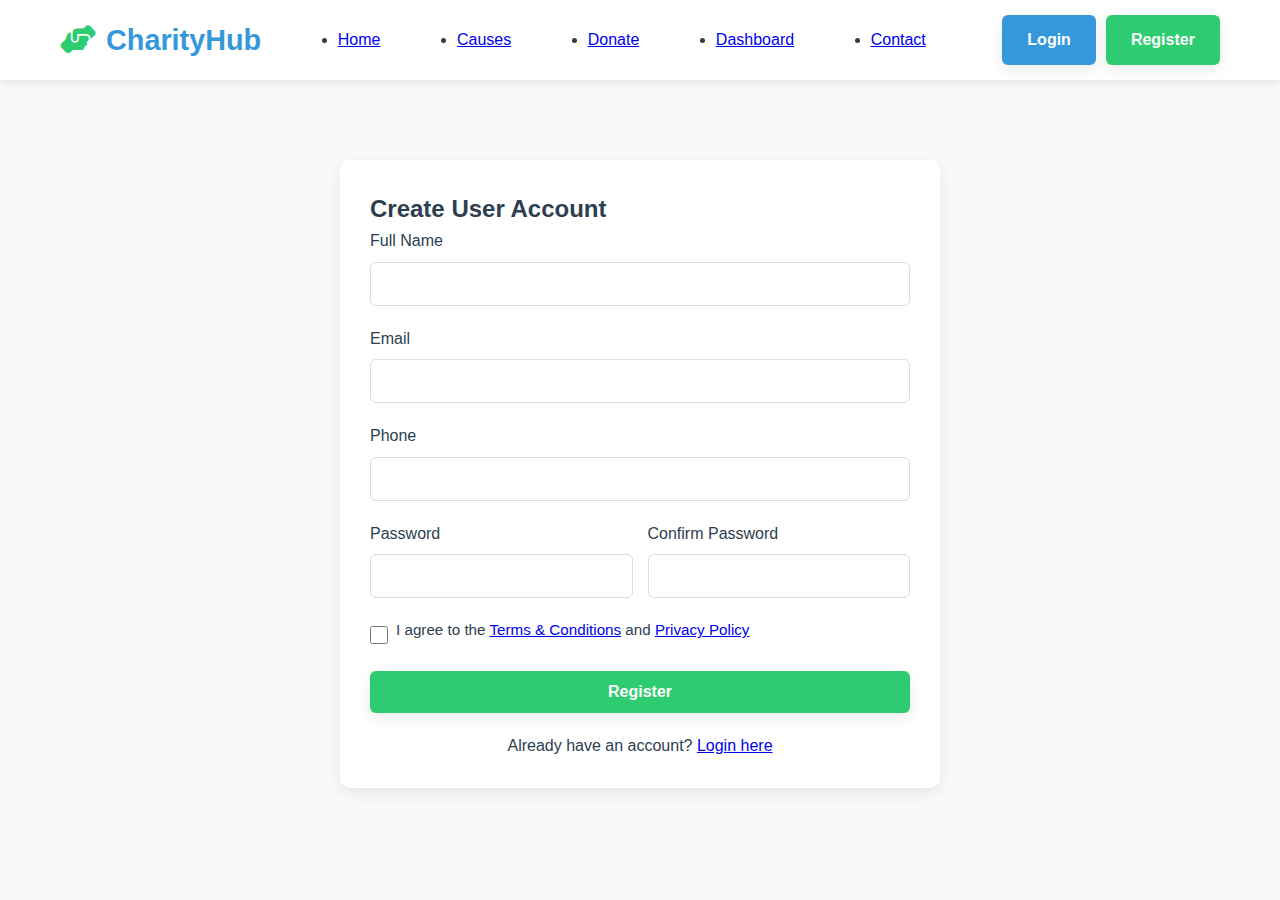
<file: user_register.html>
<!DOCTYPE html>
<html lang="en">
<head>
    <meta charset="UTF-8">
    <meta name="viewport" content="width=device-width, initial-scale=1.0">
    <title>User Registration - CharityHub</title>
    <link rel="stylesheet" href="style.css">
    <link rel="stylesheet" href="https://cdnjs.cloudflare.com/ajax/libs/font-awesome/6.4.0/css/all.min.css">
</head>
<body>
    <header>
        <div class="container">
            <nav class="navbar">
                <a href="index.html" class="logo">
                    <i class="fas fa-hands-helping"></i>
                    CharityHub
                </a
                <ul class="nav-links">
                    <li><a href="index.html">Home</a></li>
                    <li><a href="#causes">Causes</a></li>
                    <li><a href="donation.html">Donate</a></li>
                    <li><a href="user_dashboard.html">Dashboard</a></li>
                    <li><a href="contact.html">Contact</a></li>
                </ul>
                <div class="auth-buttons">
                    <a href="user_login.html" class="btn">Login</a>
                    <a href="user_register.html" class="btn btn-secondary">Register</a>
                </div>
                
                <div class="mobile-toggle">
                    <i class="fas fa-bars"></i>
                </div>
            </nav>
        </div>
    </header>

    <section class="section">
        <div class="container">
            <div class="form-container">
                <h2>Create User Account</h2>
                <form id="register-form">
                    <div class="form-group">
                        <label for="name">Full Name</label>
                        <input type="text" id="name" name="name" class="form-control" required>
                    </div>
                    
                    <div class="form-group">
                        <label for="email">Email</label>
                        <input type="email" id="email" name="email" class="form-control" required>
                    </div>
                    
                    <div class="form-group">
                        <label for="phone">Phone</label>
                        <input type="tel" id="phone" name="phone" class="form-control" required>
                    </div>
                    
                    <div class="form-row">
                        <div class="form-group">
                            <label for="password">Password</label>
                            <input type="password" id="password" name="password" class="form-control" required>
                        </div>
                        
                        <div class="form-group">
                            <label for="confirm-password">Confirm Password</label>
                            <input type="password" id="confirm-password" class="form-control" required>
                        </div>
                    </div>
                    
                    <div class="form-group">
                        <div class="form-check">
                            <input type="checkbox" id="terms" class="form-check-input" required>
                            <label for="terms" class="form-check-label">I agree to the <a href="#">Terms & Conditions</a> and <a href="#">Privacy Policy</a></label>
                        </div>
                    </div>
                    
                    <button type="submit" class="btn btn-secondary btn-block">Register</button>
                    
                    <p style="text-align: center; margin-top: 20px;">
                        Already have an account? <a href="user_login.html">Login here</a>
                    </p>
                </form>
            </div>
        </div>
    </section>

    <script src="script.js"></script>
</body>
</html>
</file>
<file: style.css>
:root {
    --primary: #3498db;
    --secondary: #2ecc71;
    --accent: #e74c3c;
    --dark: #2c3e50;
    --light: #ecf0f1;
    --gray: #95a5a6;
    --light-gray: #f8f9fa;
    --dark-gray: #7f8c8d;
    --shadow: 0 5px 15px rgba(0,0,0,0.08);
    --transition: all 0.3s ease;
}

* {
    margin: 0;
    padding: 0;
    box-sizing: border-box;
    font-family: 'Segoe UI', Tahoma, Geneva, Verdana, sans-serif;
}

body {
    background-color: var(--light-gray);
    color: var(--dark);
    line-height: 1.6;
    overflow-x: hidden;
}

.container {
    width: 100%;
    max-width: 1200px;
    margin: 0 auto;
    padding: 0 20px;
}

.btn {
    display: inline-block;
    padding: 12px 25px;
    background: var(--primary);
    color: white;
    border: none;
    border-radius: 6px;
    cursor: pointer;
    font-weight: 600;
    text-align: center;
    transition: var(--transition);
    text-decoration: none;
    font-size: 1rem;
    box-shadow: var(--shadow);
}

.btn:hover {
    background: #2980b9;
    transform: translateY(-3px);
    box-shadow: 0 8px 15px rgba(0,0,0,0.1);
}

.btn-secondary {
    background: var(--secondary);
}

.btn-secondary:hover {
    background: #27ae60;
}

.btn-accent {
    background: var(--accent);
}

.btn-accent:hover {
    background: #c0392b;
}

.btn-block {
    display: block;
    width: 100%;
}

.section {
    padding: 80px 0;
}

.section-title {
    text-align: center;
    margin-bottom: 20px;
    color: var(--dark);
    font-size: 2.5rem;
    position: relative;
}

.section-title::after {
    content: '';
    position: absolute;
    bottom: -10px;
    left: 50%;
    transform: translateX(-50%);
    width: 80px;
    height: 4px;
    background: var(--primary);
    border-radius: 2px;
}

.section-subtitle {
    text-align: center;
    margin-bottom: 50px;
    color: var(--gray);
    font-size: 1.2rem;
    max-width: 700px;
    margin-left: auto;
    margin-right: auto;
}

/* Header & Navigation */
header {
    background-color: white;
    box-shadow: 0 2px 10px rgba(0,0,0,0.1);
    position: sticky;
    top: 0;
    z-index: 1000;
}

.navbar {
    display: flex;
    justify-content: space-between;
    align-items: center;
    padding: 15px 0;
}

.logo {
    display: flex;
    align-items: center;
    font-size: 1.8rem;
    font-weight: 700;
    color: var(--primary);
    text-decoration: none;
}

.logo i {
    margin-right: 10px;
    color: var(--secondary);
}

.nav-links {
    display: flex;
    list-style: none;
}

.nav-links li {
    margin-left: 25px;
}

.nav-links a {
    text-decoration: none;
    color: var(--dark);
    font-weight: 500;
    transition: color 0.3s;
    position: relative;
    padding: 5px 0;
}

.nav-links a:hover, .nav-links a.active {
    color: var(--primary);
}

.nav-links a::after {
    content: '';
    position: absolute;
    bottom: 0;
    left: 0;
    width: 0;
    height: 3px;
    background: var(--primary);
    transition: width 0.3s;
    border-radius: 2px;
}

.nav-links a:hover::after, .nav-links a.active::after {
    width: 100%;
}

.auth-buttons {
    display: flex;
    gap: 10px;
}

.mobile-toggle {
    display: none;
    font-size: 1.5rem;
    cursor: pointer;
    color: var(--dark);
}

.user-dropdown {
    position: relative;
    display: inline-block;
}

.dropdown-content {
    display: none;
    position: absolute;
    background-color: white;
    min-width: 160px;
    box-shadow: var(--shadow);
    z-index: 1;
    border-radius: 6px;
    overflow: hidden;
    margin-top: 5px;
}

.dropdown-content a {
    color: var(--dark);
    padding: 12px 16px;
    text-decoration: none;
    display: block;
    transition: background-color 0.3s;
}

.dropdown-content a:hover {
    background-color: var(--light);
}

.user-dropdown:hover .dropdown-content {
    display: block;
}

/* Hero Section */
.hero {
    background: linear-gradient(rgba(44, 62, 80, 0.8), rgba(44, 62, 80, 0.9)), url('https://images.unsplash.com/photo-1500993855538-c6a99f437aa7?ixlib=rb-4.0.3&ixid=M3wxMjA3fDB8MHxwaG90by1wYWdlfHx8fGVufDB8fHx8fA%3D%3D&auto=format&fit=crop&w=1470&q=80');
    background-size: cover;
    background-position: center;
    color: white;
    text-align: center;
    padding: 140px 0;
    position: relative;
}

.hero-content {
    max-width: 800px;
    margin: 0 auto;
}

.hero h1 {
    font-size: 3.5rem;
    margin-bottom: 20px;
    line-height: 1.2;
    text-shadow: 0 2px 4px rgba(0,0,0,0.3);
}

.hero p {
    font-size: 1.2rem;
    margin-bottom: 30px;
    opacity: 0.9;
    max-width: 700px;
    margin-left: auto;
    margin-right: auto;
}

.hero-buttons {
    display: flex;
    justify-content: center;
    gap: 15px;
    margin-top: 30px;
}

/* Process Section */
.process-steps {
    display: flex;
    justify-content: space-between;
    flex-wrap: wrap;
    margin-top: 30px;
}

.step {
    flex: 1;
    min-width: 250px;
    margin: 15px;
    padding: 30px;
    background: white;
    border-radius: 10px;
    box-shadow: var(--shadow);
    text-align: center;
    transition: var(--transition);
    position: relative;
    overflow: hidden;
}

.step:hover {
    transform: translateY(-10px);
    box-shadow: 0 15px 30px rgba(0,0,0,0.12);
}

.step::before {
    content: '';
    position: absolute;
    top: 0;
    left: 0;
    width: 100%;
    height: 5px;
    background: var(--primary);
}

.step-icon {
    font-size: 3rem;
    color: var(--primary);
    margin-bottom: 20px;
    transition: var(--transition);
}

.step:hover .step-icon {
    transform: scale(1.1);
}

.step-number {
    display: inline-block;
    width: 40px;
    height: 40px;
    background: var(--secondary);
    color: white;
    border-radius: 50%;
    line-height: 40px;
    font-weight: bold;
    margin-bottom: 15px;
    font-size: 1.2rem;
}

.step h3 {
    margin-bottom: 15px;
    color: var(--dark);
    font-size: 1.5rem;
}

/* Causes Section */
.causes-grid {
    display: grid;
    grid-template-columns: repeat(auto-fill, minmax(300px, 1fr));
    gap: 30px;
    margin-top: 30px;
}

.cause-card {
    background: white;
    border-radius: 10px;
    overflow: hidden;
    box-shadow: var(--shadow);
    transition: var(--transition);
    display: flex;
    flex-direction: column;
}

.cause-card:hover {
    transform: translateY(-10px);
    box-shadow: 0 15px 30px rgba(0,0,0,0.12);
}

.cause-image {
    height: 200px;
    background-size: cover;
    background-position: center;
    position: relative;
}

.cause-content {
    padding: 25px;
    display: flex;
    flex-direction: column;
    flex-grow: 1;
}

.cause-content h3 {
    margin-bottom: 10px;
    color: var(--dark);
    font-size: 1.4rem;
}

.cause-stats {
    display: flex;
    justify-content: space-between;
    margin: 15px 0;
    color: var(--gray);
    font-size: 0.9rem;
}

.progress-bar {
    height: 8px;
    background: #e0e0e0;
    border-radius: 4px;
    margin: 15px 0;
    overflow: hidden;
}

.progress {
    height: 100%;
    background: var(--secondary);
}

.cause-actions {
    display: flex;
    gap: 10px;
    margin-top: auto;
    padding-top: 15px;
}

.cause-actions .btn {
    flex: 1;
    padding: 8px 15px;
    font-size: 0.9rem;
}

/* Footer */
footer {
    background: var(--dark);
    color: white;
    padding: 60px 0 30px;
}

.footer-content {
    display: grid;
    grid-template-columns: repeat(auto-fit, minmax(250px, 1fr));
    gap: 30px;
    margin-bottom: 40px;
}

.footer-column h3 {
    margin-bottom: 20px;
    position: relative;
    padding-bottom: 10px;
    font-size: 1.4rem;
}

.footer-column h3::after {
    content: '';
    position: absolute;
    bottom: 0;
    left: 0;
    width: 50px;
    height: 2px;
    background: var(--primary);
}

.footer-links {
    list-style: none;
}

.footer-links li {
    margin-bottom: 10px;
}

.footer-links a {
    color: #bdc3c7;
    text-decoration: none;
    transition: color 0.3s;
}

.footer-links a:hover {
    color: white;
}

.social-icons {
    display: flex;
    gap: 15px;
    margin-top: 20px;
}

.social-icons a {
    display: inline-flex;
    align-items: center;
    justify-content: center;
    width: 40px;
    height: 40px;
    background: rgba(255,255,255,0.1);
    border-radius: 50%;
    color: white;
    transition: var(--transition);
}

.social-icons a:hover {
    background: var(--primary);
    transform: translateY(-3px);
}

.copyright {
    text-align: center;
    padding-top: 30px;
    border-top: 1px solid rgba(255,255,255,0.1);
    color: #bdc3c7;
    font-size: 0.9rem;
}

/* Forms */
.form-container {
    max-width: 600px;
    margin: 0 auto;
    background: white;
    padding: 30px;
    border-radius: 10px;
    box-shadow: var(--shadow);
}

.form-group {
    margin-bottom: 20px;
}

.form-group label {
    display: block;
    margin-bottom: 8px;
    font-weight: 500;
    color: var(--dark);
}

.form-control {
    width: 100%;
    padding: 12px 15px;
    border: 1px solid #ddd;
    border-radius: 6px;
    font-size: 1rem;
    transition: var(--transition);
}

.form-control:focus {
    border-color: var(--primary);
    outline: none;
    box-shadow: 0 0 0 3px rgba(52, 152, 219, 0.2);
}

.form-row {
    display: flex;
    gap: 15px;
}

.form-row .form-group {
    flex: 1;
}

.form-check {
    display: flex;
    align-items: center;
    gap: 8px;
}

.form-check-input {
    width: 18px;
    height: 18px;
}

.form-check-label {
    font-size: 0.95rem;
    color: var(--dark-gray);
}

.form-check-group {
    display: flex;
    gap: 20px;
    margin-top: 8px;
}

/* Dashboard */
.dashboard-header {
    display: flex;
    justify-content: space-between;
    align-items: center;
    margin-bottom: 40px;
    flex-wrap: wrap;
    gap: 20px;
}

.dashboard-title h2 {
    font-size: 2.2rem;
    margin-bottom: 5px;
}

.dashboard-title p {
    color: var(--gray);
}

.stats-cards {
    display: grid;
    grid-template-columns: repeat(auto-fit, minmax(250px, 1fr));
    gap: 20px;
    margin-bottom: 30px;
}

.stat-card {
    background: white;
    padding: 25px;
    border-radius: 10px;
    box-shadow: var(--shadow);
    text-align: center;
    transition: var(--transition);
}

.stat-card:hover {
    transform: translateY(-5px);
    box-shadow: 0 10px 20px rgba(0,0,0,0.1);
}

.stat-card i {
    font-size: 2.5rem;
    color: var(--primary);
    margin-bottom: 15px;
}

.stat-card h3 {
    font-size: 2rem;
    margin-bottom: 5px;
    color: var(--dark);
}

.dashboard-section {
    background: white;
    padding: 25px;
    border-radius: 10px;
    box-shadow: var(--shadow);
    margin-bottom: 30px;
}

.section-header {
    display: flex;
    justify-content: space-between;
    align-items: center;
    margin-bottom: 20px;
    flex-wrap: wrap;
    gap: 15px;
}

.section-header h3 {
    font-size: 1.5rem;
    color: var(--dark);
}

.data-table {
    width: 100%;
    border-collapse: collapse;
    margin: 20px 0;
    background: white;
    border-radius: 10px;
    overflow: hidden;
    box-shadow: 0 5px 15px rgba(0,0,0,0.05);
}

.data-table th,
.data-table td {
    padding: 15px;
    text-align: left;
    border-bottom: 1px solid #eee;
}

.data-table th {
    background: #f8f9fa;
    font-weight: 600;
    color: var(--dark);
}

.data-table tr:hover {
    background: #f5f9ff;
}

.table-actions {
    display: flex;
    gap: 10px;
}

.action-btn {
    padding: 8px 12px;
    border: none;
    border-radius: 6px;
    cursor: pointer;
    font-size: 0.9rem;
    transition: var(--transition);
}

.edit-btn {
    background: #3498db;
    color: white;
}

.edit-btn:hover {
    background: #2980b9;
}

.delete-btn {
    background: #e74c3c;
    color: white;
}

.delete-btn:hover {
    background: #c0392b;
}

.status-badge {
    display: inline-block;
    padding: 5px 12px;
    border-radius: 20px;
    font-size: 0.85rem;
    font-weight: 500;
}

.status-badge.active {
    background: rgba(46, 204, 113, 0.15);
    color: #27ae60;
}

.status-badge.completed {
    background: rgba(46, 204, 113, 0.15);
    color: #27ae60;
}

.status-badge.suspended {
    background: rgba(231, 76, 60, 0.15);
    color: #c0392b;
}

.dashboard-tabs {
    display: flex;
    background: white;
    border-radius: 8px;
    overflow: hidden;
    box-shadow: var(--shadow);
    margin-bottom: 30px;
}

.tab {
    flex: 1;
    padding: 15px;
    text-align: center;
    cursor: pointer;
    background: #f8f9fa;
    transition: var(--transition);
    font-weight: 500;
}

.tab.active {
    background: var(--primary);
    color: white;
}

.tab-content {
    display: none;
    background: white;
    padding: 30px;
    border-radius: 10px;
    box-shadow: var(--shadow);
}

.tab-content.active {
    display: block;
}

/* Donation Page */
.donation-container {
    display: flex;
    gap: 30px;
    flex-wrap: wrap;
}

.cause-selection {
    flex: 1;
    min-width: 300px;
}

.cause-selection h3 {
    margin-bottom: 20px;
    font-size: 1.4rem;
    color: var(--dark);
}

.cause-card.selected {
    border: 2px solid var(--primary);
    transform: scale(1.02);
}

/* Contact Page */
.contact-container {
    display: flex;
    gap: 30px;
    flex-wrap: wrap;
}

.contact-info {
    flex: 1;
    min-width: 300px;
    display: grid;
    grid-template-columns: repeat(auto-fill, minmax(250px, 1fr));
    gap: 20px;
}

.contact-card {
    background: white;
    padding: 25px;
    border-radius: 10px;
    box-shadow: var(--shadow);
    text-align: center;
    transition: var(--transition);
}

.contact-card:hover {
    transform: translateY(-5px);
    box-shadow: 0 10px 20px rgba(0,0,0,0.1);
}

.contact-card i {
    font-size: 2.5rem;
    color: var(--primary);
    margin-bottom: 15px;
}

.contact-card h3 {
    margin-bottom: 10px;
    font-size: 1.3rem;
    color: var(--dark);
}

/* Responsive Design */
@media (max-width: 992px) {
    .process-steps {
        flex-direction: column;
    }
    
    .step {
        margin: 10px 0;
    }
    
    .hero h1 {
        font-size: 2.8rem;
    }
    
    .dashboard-header, .section-header {
        flex-direction: column;
        align-items: flex-start;
    }
}

@media (max-width: 768px) {
    .mobile-toggle {
        display: block;
    }
    
    .nav-links {
        position: absolute;
        top: 70px;
        left: 0;
        background: white;
        width: 100%;
        flex-direction: column;
        align-items: center;
        padding: 20px 0;
        box-shadow: 0 5px 10px rgba(0,0,0,0.1);
        clip-path: polygon(0 0, 100% 0, 100% 0, 0 0);
        transition: clip-path 0.4s ease;
    }
    
    .nav-links.active {
        clip-path: polygon(0 0, 100% 0, 100% 100%, 0 100%);
    }
    
    .nav-links li {
        margin: 10px 0;
    }
    
    .auth-buttons {
        display: none;
    }
    
    .hero-buttons {
        flex-direction: column;
    }
    
    .hero h1 {
        font-size: 2.2rem;
    }
    
    .section-title {
        font-size: 2rem;
    }
    
    .form-row {
        flex-direction: column;
        gap: 0;
    }
    
    .dashboard-tabs {
        flex-wrap: wrap;
    }
    
    .tab {
        flex: 1 0 50%;
    }
}

@media (max-width: 480px) {
    .hero {
        padding: 100px 0;
    }
    
    .hero h1 {
        font-size: 1.8rem;
    }
    
    .section {
        padding: 60px 0;
    }
    
    .section-title {
        font-size: 1.8rem;
    }
    
    .form-container {
        padding: 20px;
    }
    
    .stat-card, .contact-card {
        padding: 20px;
    }
}
</file>
